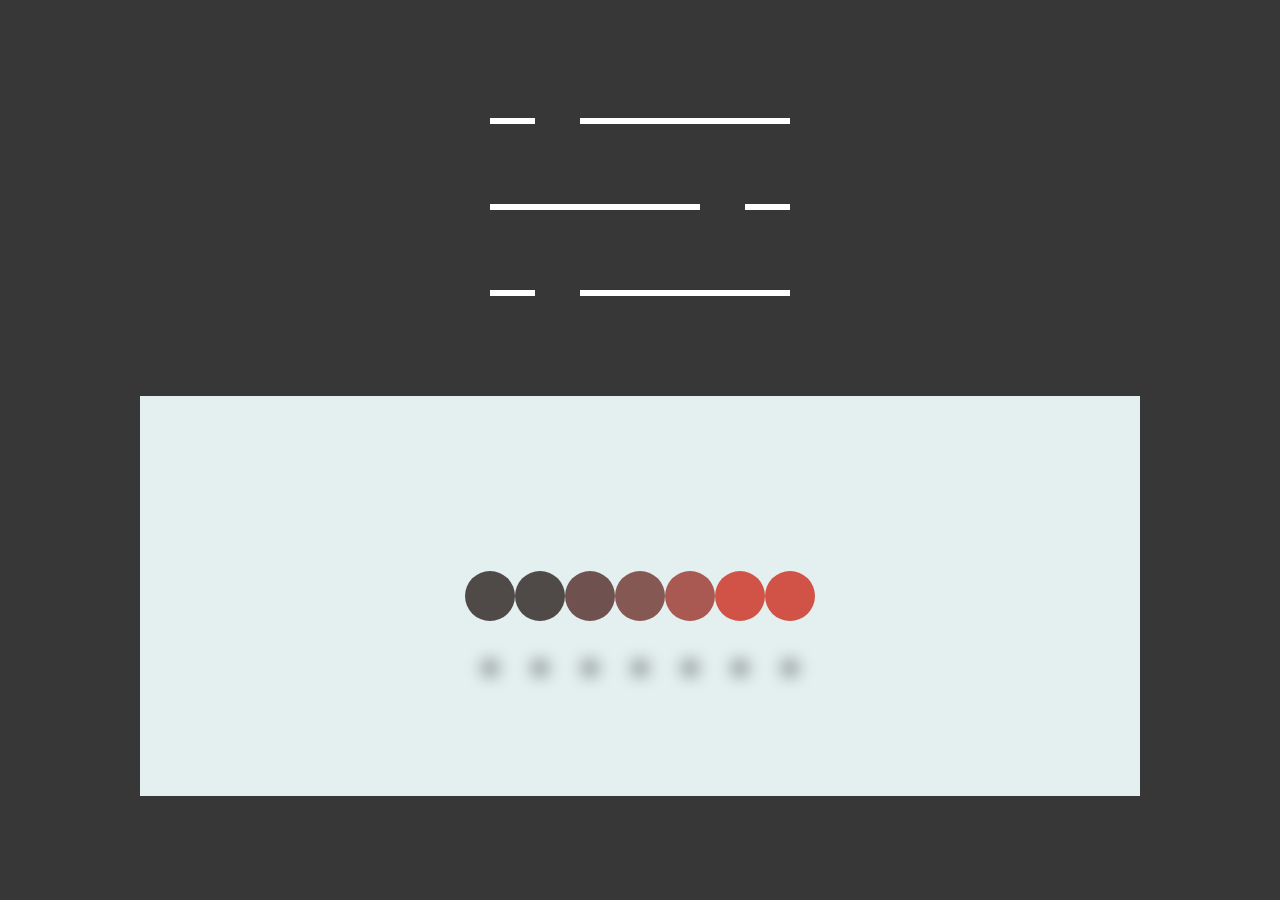
<file: Homework10/index.html>
<!DOCTYPE html>
<html lang="en">
<head>
    <meta charset="UTF-8">
    <meta http-equiv="X-UA-Compatible" content="IE=edge">
    <meta name="viewport" content="width=device-width, initial-scale=1.0">
    <title>Homework#10</title>
    <link rel="stylesheet" href="./styles.css">
</head>
<body>
    <div class="Wrapper">
        <div class="lightsword">
            <span class="sword"></span>
        </div>
        <div class="balls">
            <div class="ball"></div>
            <div class="ball"></div>
            <div class="ball"></div>
            <div class="ball"></div>
            <div class="ball"></div>
            <div class="ball"></div>
            <div class="ball"></div>
        </div>
    </div>
</body>
</html>
</file>
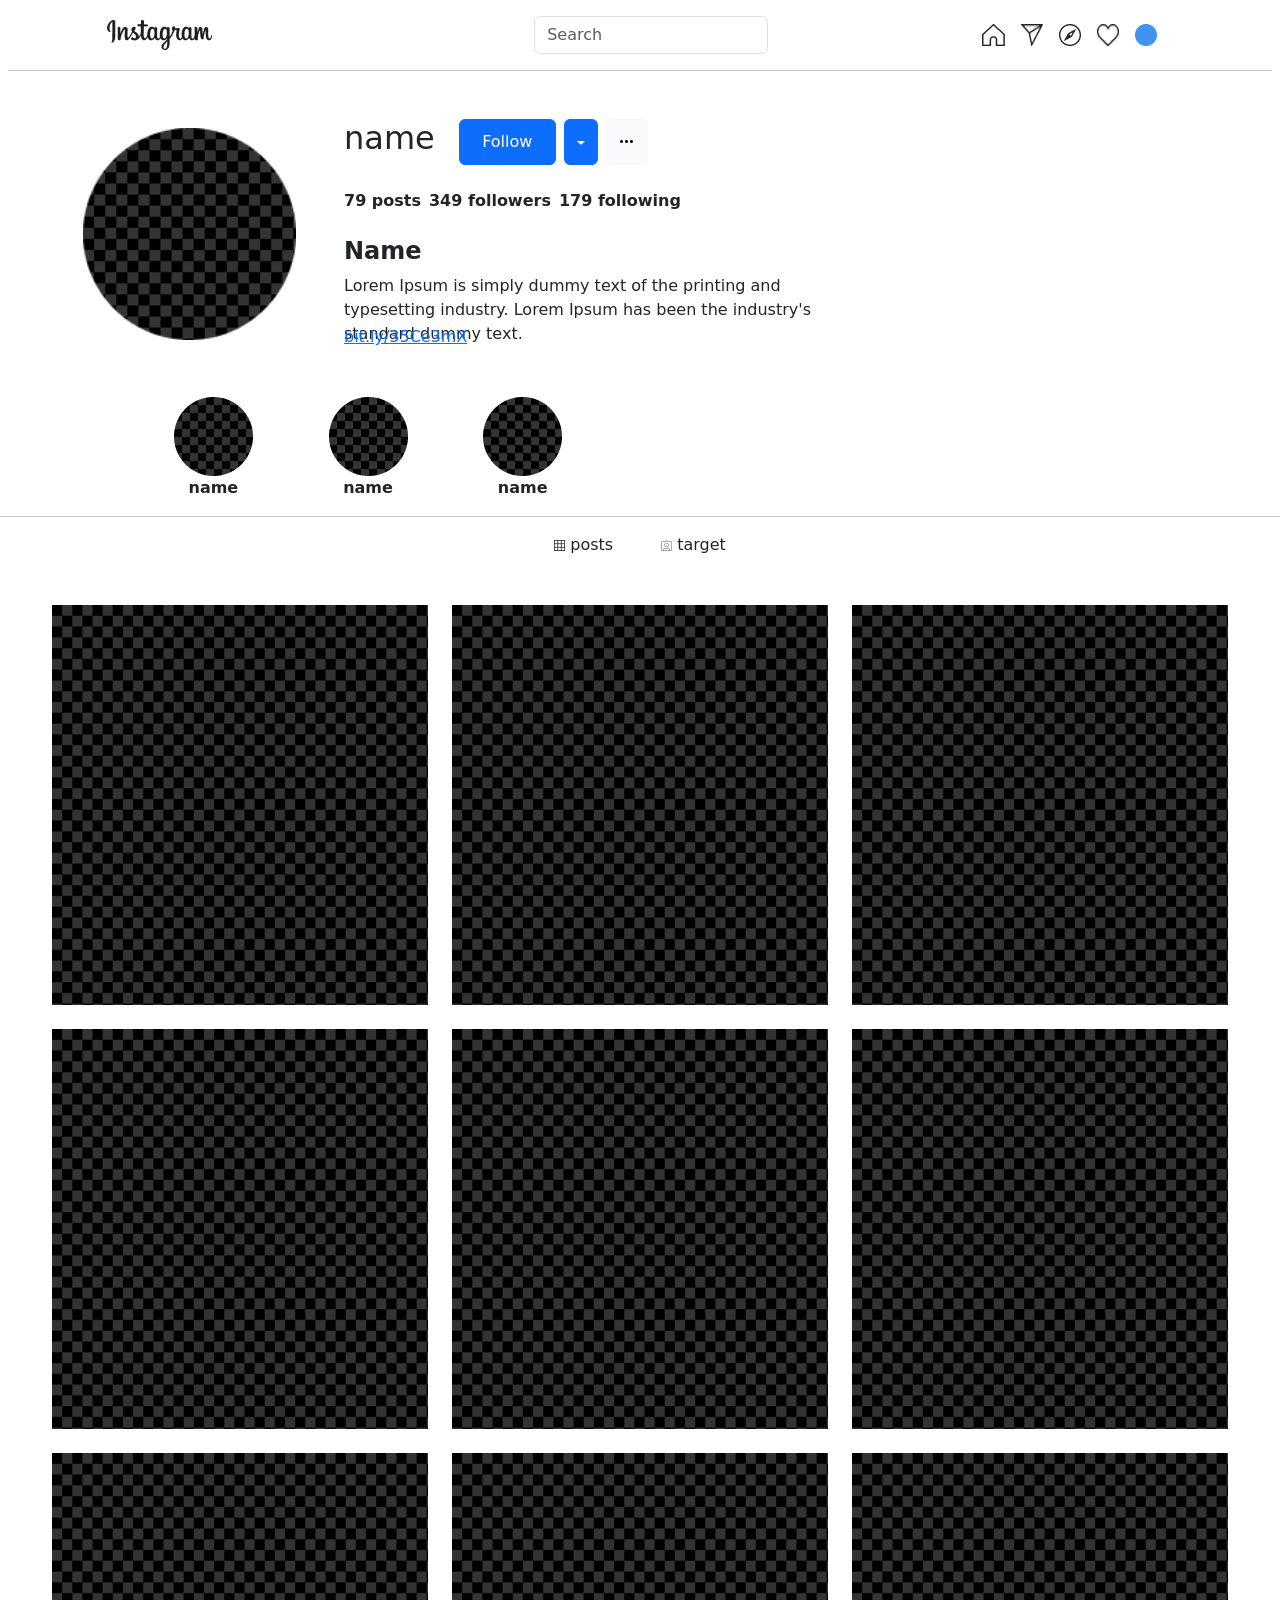
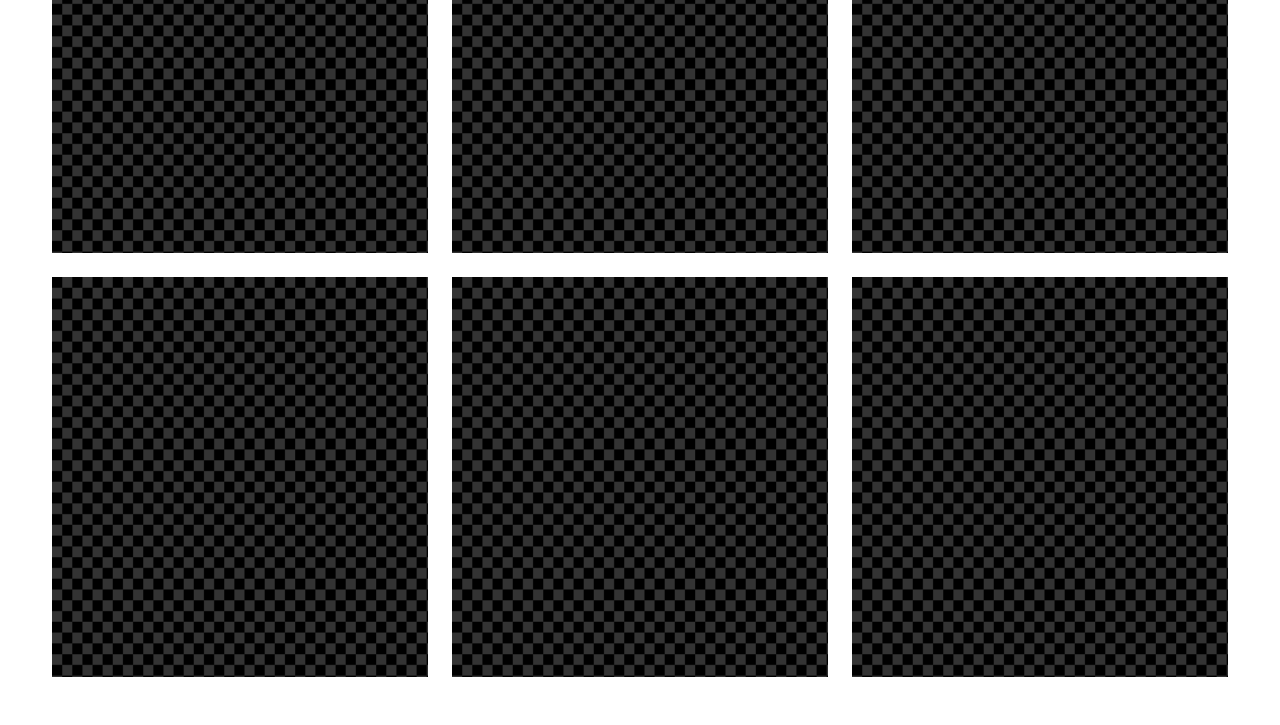
<file: Homework12/index.html>
<!DOCTYPE html>
<html lang="en">
<head>
    <meta charset="UTF-8">
    <meta http-equiv="X-UA-Compatible" content="IE=edge">
    <meta name="viewport" content="width=device-width, initial-scale=1.0">
<link href="https://cdn.jsdelivr.net/npm/bootstrap@5.1.3/dist/css/bootstrap.min.css" rel="stylesheet" integrity="sha384-1BmE4kWBq78iYhFldvKuhfTAU6auU8tT94WrHftjDbrCEXSU1oBoqyl2QvZ6jIW3" crossorigin="anonymous">
<link href="./styles.css" rel="stylesheet">
<link rel="stylesheet" href="https://cdn.jsdelivr.net/npm/bootstrap-icons@1.7.2/font/bootstrap-icons.css">
<script src="https://cdn.jsdelivr.net/npm/bootstrap@5.1.3/dist/js/bootstrap.bundle.min.js" integrity="sha384-ka7Sk0Gln4gmtz2MlQnikT1wXgYsOg+OMhuP+IlRH9sENBO0LRn5q+8nbTov4+1p" crossorigin="anonymous"></script>
    <title>HW#12-Bootstrap</title>
</head>
<body>
        <div class="conteiner-fluid global col-sm-12 mt-2">
            <div class=" navbar d-flex flex-row justify-content-around">
                <div class="col-2 align-self-center">
                <img src="images/instagram.png" alt="instagram">
                </div>
            
                <form class="d-flex justify-content-center d-none d-sm-block">
                
                    <input class="form-control me-2 search" type="search" placeholder="Search" aria-label="Search">
                </form>
                <div class=" conteiner-fluid d-flex nav-menu justify-content-around ">
                    <img src="images/icon1.png" alt="home" class=" me-3">                
                    <img src="images/icon2.png" alt="massage" class=" me-3">                
                    <img src="images/icon3.png" alt="compass" class=" me-3">
                    <img src="images/icon4.png" alt="love" class=" me-3">             
                    <img src="images/icon5.png" alt="blue" class=" d-none d-sm-block me-3">
                </div>
            </div>
          <hr class="m-2 b-2">
                <div class="main conteiner-fluid  d-flex flex-row justify-content-center align-items-center  mt-5 ">
                    <img src="images/photo1.png" alt="photo1" class=" col-lg-2 col-md-3  col-sm-4">
                    <div class="col-8 ms-lg-5 col-md-8 ms-md-5 col-sm-7 ms-sm-3 col-6 ms-2">
                        <div class="d-flex flex-row">
                            <h2 class="me-2 me-sm-4">name</h2>
                            <button type="button" class="btn btn-primary follow  me-2 me-sm-2">Follow</button>
                             <button type="button" class="btn btn-primary arrow  me-2 me-sm-2">
                                <img src="images/arrow.png" alt="arrow">
                            </button>
                            <button type="button" class="btn btn-light arrow  me-2 me-sm-2">
                                <i class="bi bi-three-dots"></i>  
                            </button>
                        </div>
                        <div class="spans d-sm-flex   flex-row align-items-center  mt-4">
                            <span class=" me-5 fw-bold me-sm-2">79 posts</span>
                            <span class=" me-5 fw-bold me-sm-2">349 followers</span>
                            <span class="fw-bold me-sm-2">179 following</span>
                        </div>
                        <div class="d-flex flex-column mt-4 ">
                            <h4 class="fw-bold">Name</h4>
                            <span class=" span-t d-none d-md-block fs-17">Lorem Ipsum is simply dummy text of the printing and typesetting industry.
                            Lorem Ipsum has been the industry's standard dummy text.</span>
                            <a href="" class="link">bit.ly/35Ce3mX</a>
                        </div>
                    </div>
                </div>
                <div class="conteiner-fluid users d-flex  flex-row justify-content-center align-items-center col-lg-6 ms-5  mt-5 col-sm-12  ">
                    <div class="user col-lg-2 col-md-3 col-sm-4 d-flex flex-column align-items-center "> 
                        <img src="images/photo2.png" alt="photo2">
                        <span class="fw-bold">name</span>
                    </div>
                    <div class="user col-lg-2 col-md-3 col-sm-4 ms-5 d-flex flex-column align-items-center">
                        <img src="images/photo2.png" alt="photo2">
                        <span class="fw-bold">name</span>
                    </div>
                    <div class="user col-lg-2 col-md-3 col-sm-4 ms-5 d-flex flex-column align-items-center">
                        <img src="images/photo2.png" alt="photo2">
                        <span class="fw-bold">name</span>
                    </div>
                </div>
                <hr class="line text-center">
                <div class="content d-flex flex-row justify-content-center align-items-center">
                    <div class="posts mr-5">
                     <img src="images/icon6.png" alt="">
                     <span class="posts-t">posts</span>
                    </div>
                    <div class="target ms-5">
                        <img src="images/icon7.png" alt="">
                        <span class="target-t">target</span>
                    </div>
                </div>
                <div class="many-photo col-12  mt-5">
                    <div class="row   d-flex flex-row justify-content-center align-items-center">
                         <img src="images/photo3.png" alt="" class="photo3 col-lg-4  col-md-6 col-12 mb-4">
                         <img src="images/photo3.png" alt="" class="photo3 col-lg-4 col-md-6 col-12 mb-4">
                         <img src="images/photo3.png" alt="" class="photo3 col-lg-4  mb-4 d-none d-md-block ">
                     </div>
                     <div class="many-photo col-12  ">
                     <div class="row d-flex flex-row justify-content-center align-items-center">
                         <img src="images/photo3.png" alt="" class="photo3 col-lg-4 col-md-6 col-12 mb-4">
                         <img src="images/photo3.png" alt="" class="photo3 col-lg-4 col-md-6 col-12 mb-4">
                         <img src="images/photo3.png" alt="" class="photo3 col-lg-4  mb-4 d-none d-md-block">
                     </div>
                     </div>
                     <div class="many-photo col-12 ">
                        <div class="row d-flex flex-row justify-content-center align-items-center">
                            <img src="images/photo3.png" alt="" class="photo3 col-lg-4 col-md-6 col-12 mb-4">
                            <img src="images/photo3.png" alt="" class="photo3 col-lg-4 col-md-6 col-12 mb-4">
                            <img src="images/photo3.png" alt="" class="photo3 col-lg-4 mb-4 d-none d-md-block">
                        </div>
                    </div>
                    <div class="many-photo col-12  mb-4">
                        <div class="row d-flex flex-row justify-content-center align-items-center">
                            <img src="images/photo3.png" alt="" class="photo3 col-lg-4 col-md-6 col-12 mb-4">
                            <img src="images/photo3.png" alt="" class="photo3 col-lg-4 col-md-6 col-12 mb-4">
                            <img src="images/photo3.png" alt="" class="photo3 col-lg-4 d-none mb-4 d-md-block">
                        </div>
                    </div>
                </div>
        </div> 
</body>
</html>
</file>
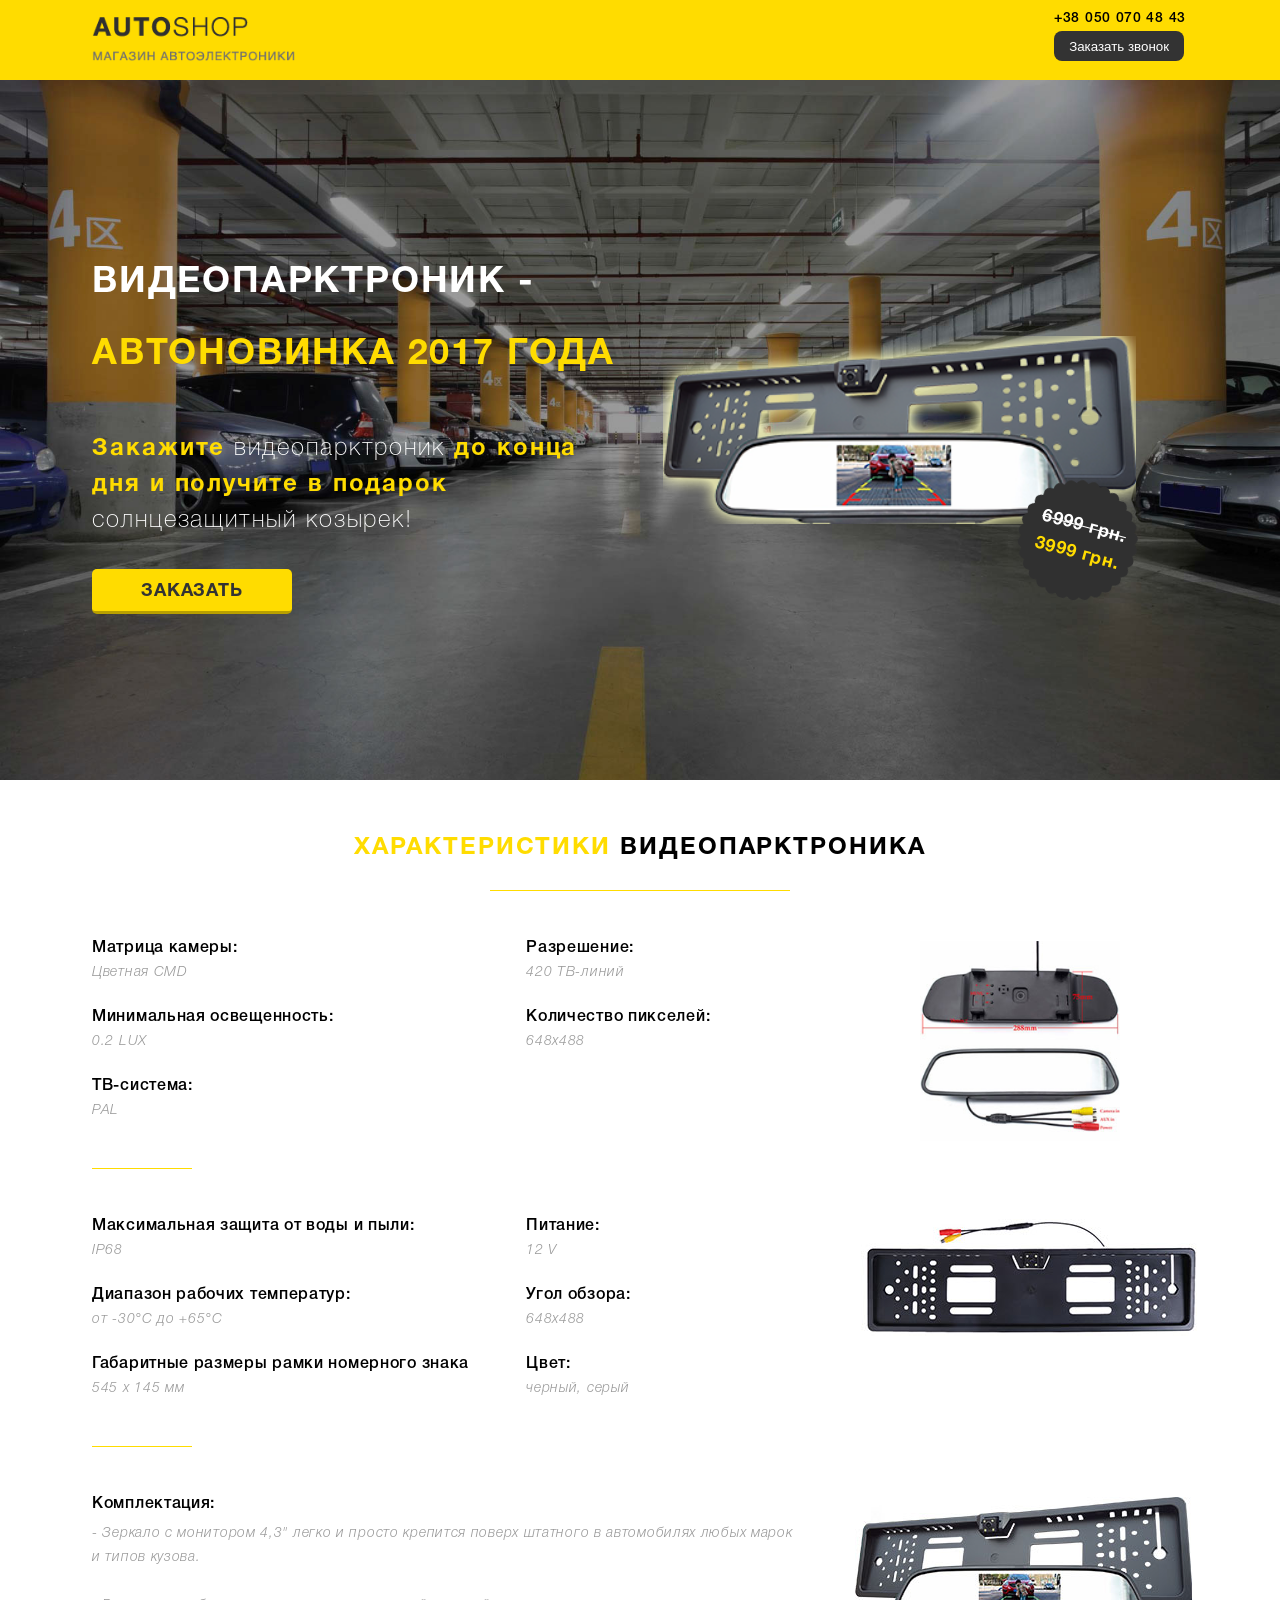
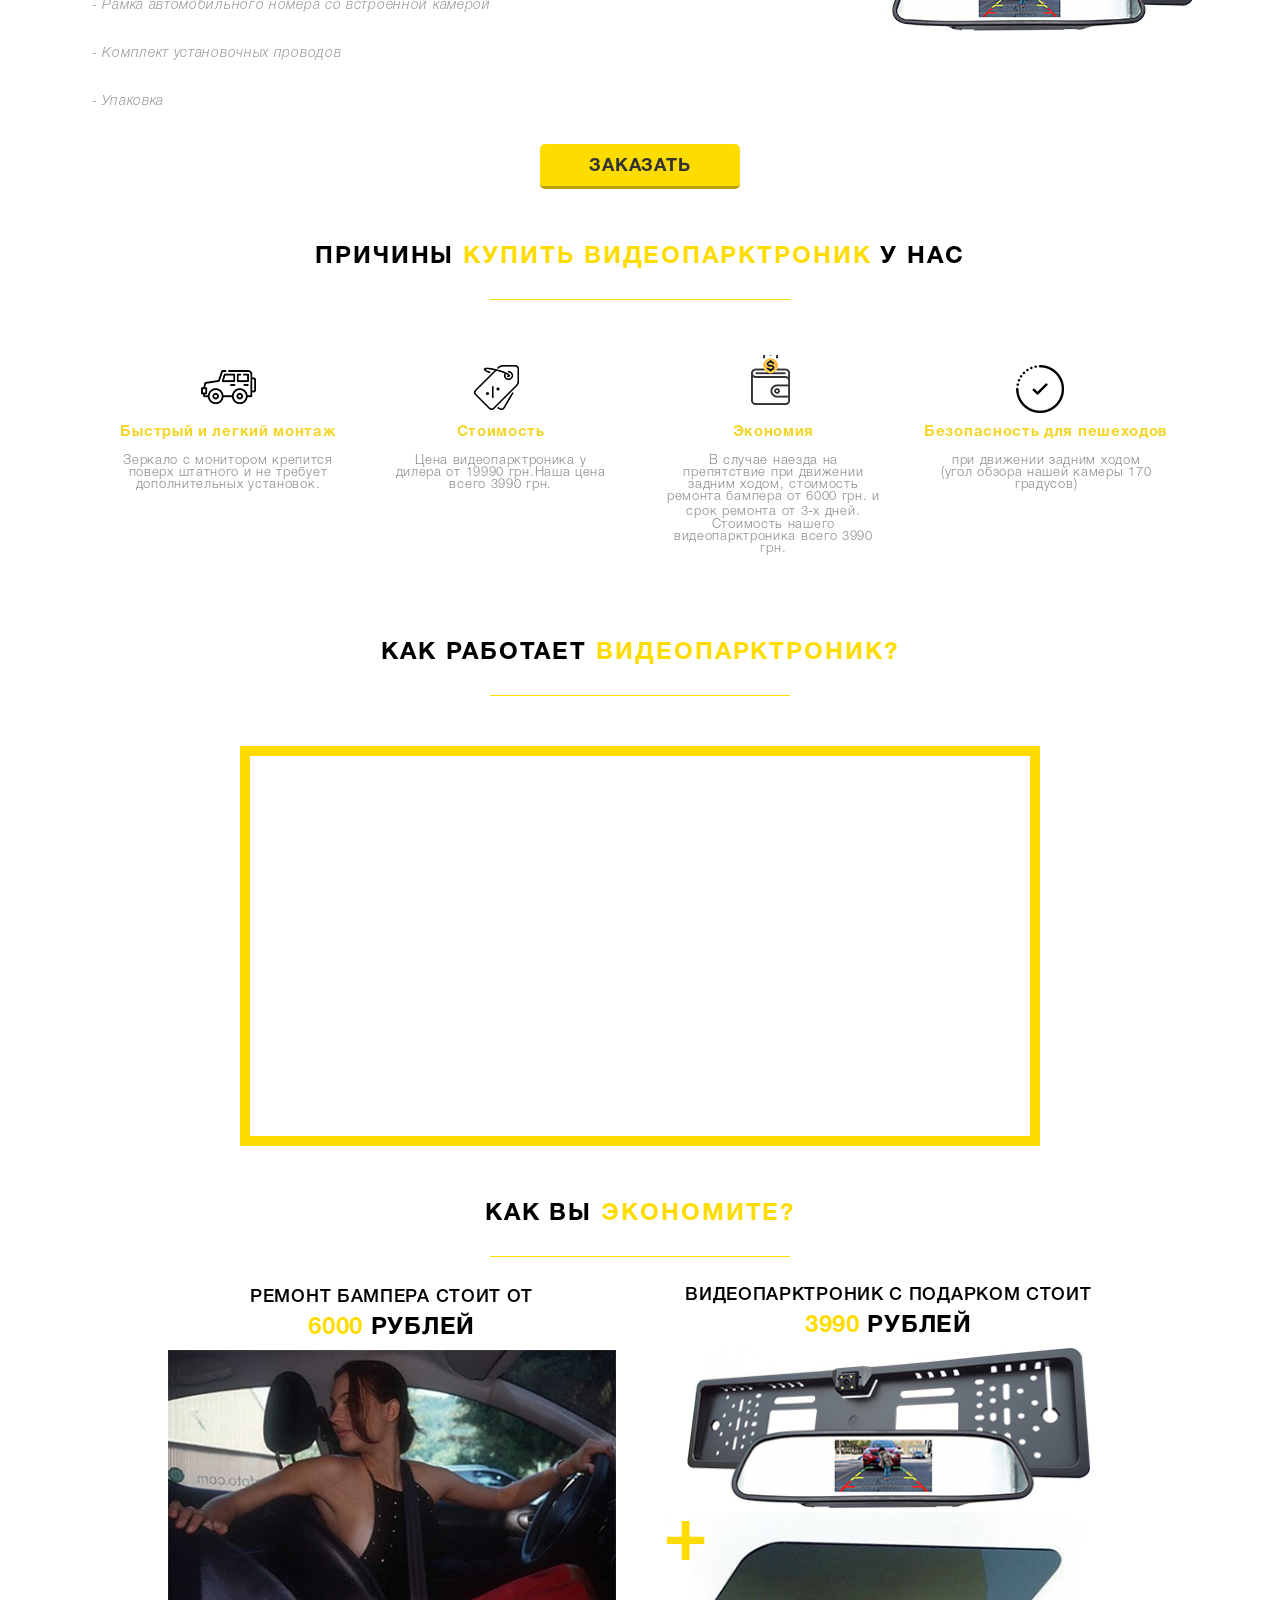
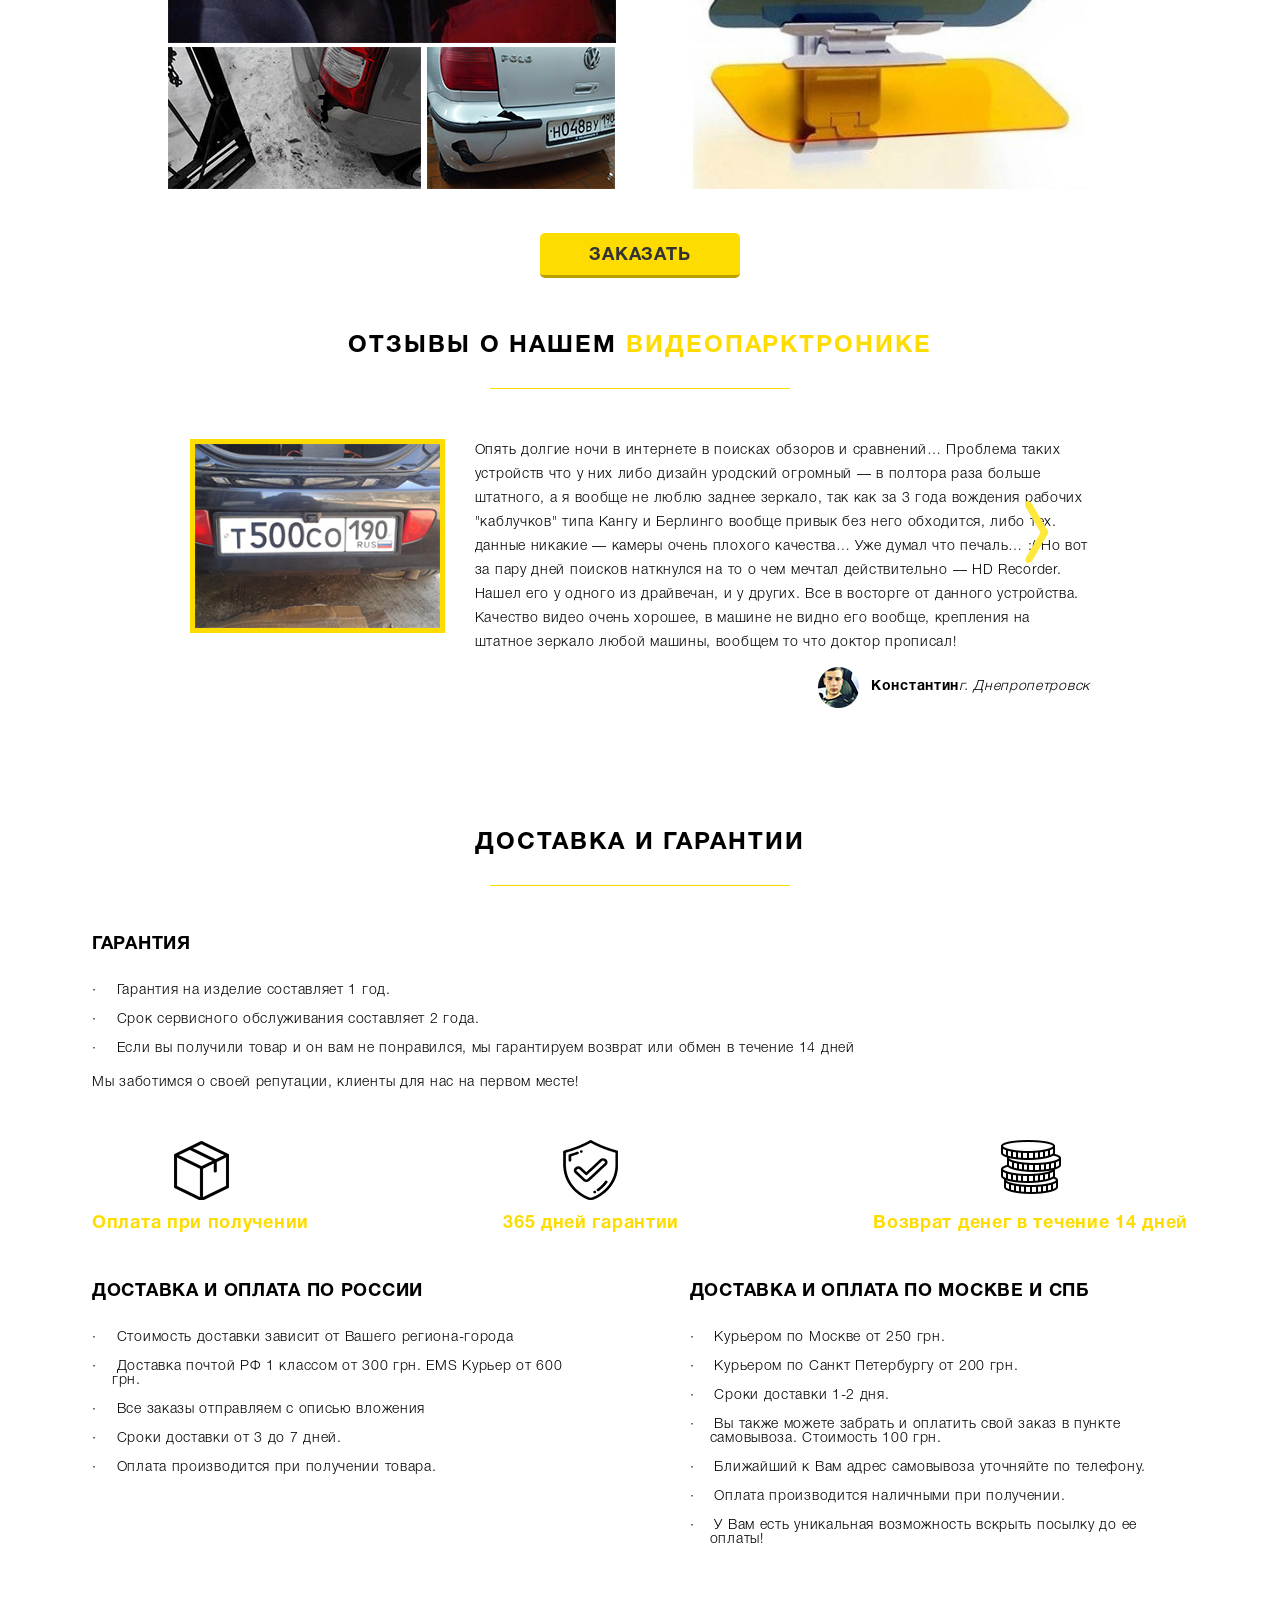
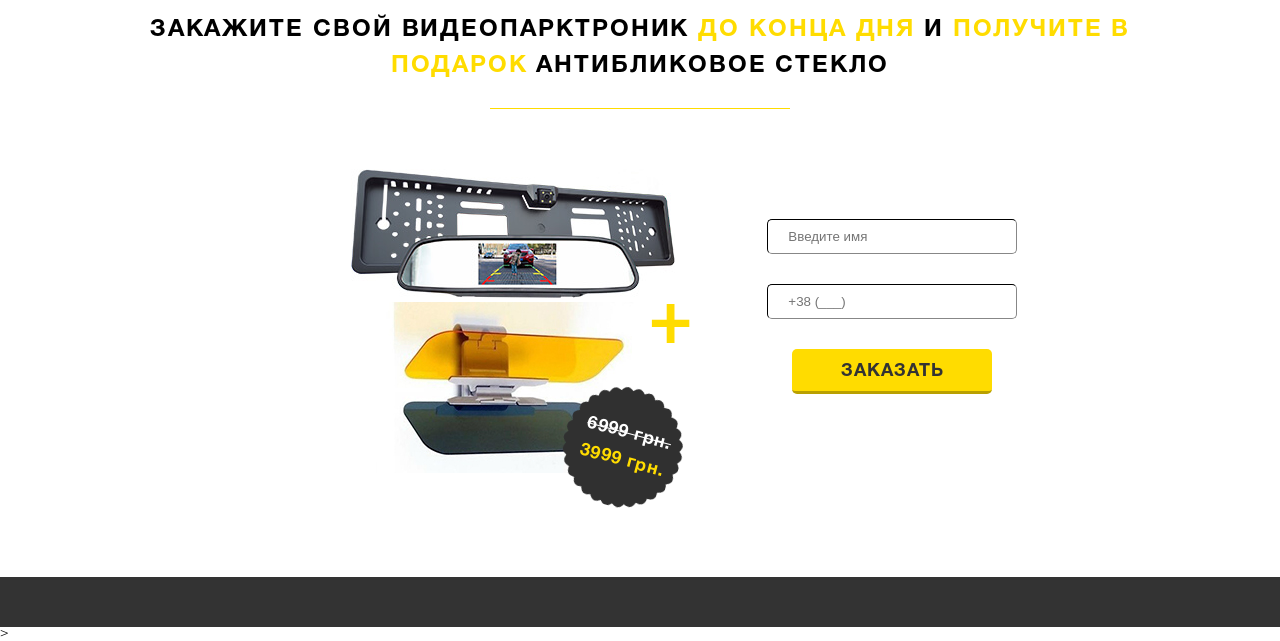
<file: Homework15t/index.html>
<!DOCTYPE html>
<html lang="en">
<head>
    <meta charset="UTF-8">
    <title>Title</title>
    <link rel="stylesheet" href="css/screen.css">
    <link rel="stylesheet" href="css/fonts.css">
    <link rel="stylesheet" href="css/main.css">
   
</head>
<body>
    <div class="preloader">
        <div class="preloader__row">
          <div class="preloader__item"></div>
          <div class="preloader__item"></div>
        </div>
      </div>
<header>
    <div class="wrapper">
        <img src="img/logo.png" alt="Logo Avtoparktronik" class="logo">
        <div class="right-block">
            <a href="tel:+380500704843" class="phone">+38 050 070 48 43</a>
            <button class="btn-call">Заказать звонок</button>
        </div>
    </div>
</header>
<section class="main-screen">
    <div class="wrapper">
        <div class="left-block">
            <h1 class="h1">Видеопарктроник - <span class="yellow">Автоновинка 2017 года</span></h1>
            <p class="description">
                <span class="yellow"><b>Закажите</b></span> видеопарктроник <span class="yellow"><b>до конца дня и получите в подарок</b></span>
                солнцезащитный козырек!
            </p>
            <div class="timer"></div>
            <button class="btn-order">Заказать</button>
        </div>
        <div class="right-block">
            <img src="img/product.png" alt="" class="main-image">
            <div class="price">
                <div class="old-price">6999 грн.</div>
                <div class="new-price">3999 грн.</div>
            </div>
        </div>
    </div>
</section>
<section class="about">
    <div class="wrapper">
        <h2 class="h2"><span class="yellow">Характеристики</span> видеопарктроника</h2>
        <div class="column-block">
            <div class="description">
                <h4 class="param">Матрица камеры:</h4>
                <p class="value">Цветная CMD</p>
                <h4 class="param">Минимальная освещенность:</h4>
                <p class="value">0.2 LUX</p>
                <h4 class="param">ТВ-система:</h4>
                <p class="value">PAL</p>
            </div>
            <div class="description">
                <h4 class="param">Разрешение:</h4>
                <p class="value">420 ТВ-линий</p>
                <h4 class="param">Количество пикселей:</h4>
                <p class="value">648х488</p>
            </div>
            <div class="description">
                <img src="img/about-1.jpg" alt="">
            </div>
        </div>
        <div class="column-block">
            <div class="description">
                <h4 class="param">Максимальная защита от воды и пыли:</h4>
                <p class="value">IP68</p>
                <h4 class="param">Диапазон рабочих температур:</h4>
                <p class="value">от -30°C до +65°C</p>
                <h4 class="param">Габаритные размеры рамки номерного знака</h4>
                <p class="value">545 х 145 мм</p>
            </div>
            <div class="description">
                <h4 class="param">Питание:</h4>
                <p class="value">12 V</p>
                <h4 class="param">Угол обзора:</h4>
                <p class="value">648х488</p>
                <h4 class="param">Цвет:</h4>
                <p class="value">черный, серый</p>
            </div>
            <div class="description">
                <img src="img/about-2.jpg" alt="">
            </div>
        </div>
        <div class="column-block last">
            <div class="description double">
                <h4 class="param">Комплектация:</h4>
                <p class="value">
                    - Зеркало с монитором 4,3" легко и просто крепится поверх штатного в автомобилях любых марок и типов
                    кузова.<br><br>
                    - Рамка автомобильного номера со встроенной камерой<br><br>
                    - Комплект установочных проводов<br><br>
                    - Упаковка
                </p>
            </div>
            <div class="description">
                <img src="img/about-3.jpg" alt="">
            </div>
        </div>
        <button class="btn-order centred">Заказать</button>
    </div>
</section>
<section class="reasons">
    <div class="wrapper">
        <h2 class="h2">
            причины <span class="yellow">купить видеопарктроник</span> у нас
        </h2>
        <div class="reason">
            <div class="square">
                <div class="bg-reason1"></div>
            </div>
            <h4 class="h4">Быстрый и легкий монтаж</h4>
            <div class="reason-text">Зеркало с монитором крепится поверх штатного и не требует дополнительных установок.
            </div>
        </div>
        <div class="reason">
            <div class="square">
                <div class="bg-reason2"></div>
            </div>
            <h4 class="h4">Стоимость</h4>
            <div class="reason-text">Цена видеопарктроника у дилера от 19990 грн.Наша цена всего 3990 грн.
            </div>
        </div>
        <div class="reason">
            <div class="square">
                <div class="bg-reason3"></div>
            </div>
            <h4 class="h4">Экономия</h4>
            <div class="reason-text">В случае наезда на препятствие при движении задним ходом, стоимость ремонта бампера
                от 6000 грн. и срок ремонта от 3‐х дней. Стоимость нашего видеопарктроника всего 3990 грн.
            </div>
        </div>
        <div class="reason">
            <div class="square">
                <div class="bg-reason4"></div>
            </div>
            <h4 class="h4">Безопасность для пешеходов</h4>
            <div class="reason-text">при движении задним ходом (угол обзора нашей камеры 170 градусов)
            </div>
        </div>
    </div>
</section>
<section class="video">
    <div class="wrapper">
        <h2 class="h2">как работает <span class="yellow">видеопарктроник?</span></h2>
        <div id="video"></div>
    </div>
</section>
<section class="how">
    <div class="wrapper">
        <h2 class="h2">как вы <span class="yellow">экономите?</span></h2>
        <div class="left-block">
            <p>ремонт бампера стоит от</p>
            <p class="cost"><span class="yellow">6000</span> рублей</p>
            <img src="img/girl-in-car.jpg" alt="" class="full-width">
            <img src="img/broken-car1.jpg" alt="" class="half-width">
            <img src="img/broken-car2.jpg" alt="" class="half-width">
        </div>
        <div class="right-block">
            <p>Видеопарктроник с подарком стоит</p>
            <p class="cost"><span class="yellow">3990</span> рублей</p>
            <img src="img/product.jpg" alt="" class="full-width small-height-fix">
            <span class="plus yellow">+</span>
            <img src="img/gift.jpg" alt="" class="full-width">
        </div>
        <button class="btn-order centred">Заказать</button>
    </div>
</section>
<section class="reviews">
    <div class="wrapper">
        <h2 class="h2">отзывы о нашем <span class="yellow">видеопарктронике</span></h2>
        <div class="bg-arrow_left"></div>
        <div class="review-slider">
            <div class="slide">
                <img src="img/review1.jpg" alt="" class="main-review-img">
                <p class="review-text">
                    Опять долгие ночи в интернете в поисках обзоров и сравнений… Проблема таких устройств что у них либо
                    дизайн
                    уродский огромный — в полтора раза больше штатного, а я вообще не люблю заднее зеркало, так как за 3
                    года
                    вождения рабочих "каблучков" типа Кангу и Берлинго вообще привык без него обходится, либо тех.
                    данные
                    никакие — камеры очень плохого качества… Уже думал что печаль… :( Но вот за пару дней поисков
                    наткнулся на
                    то о чем мечтал действительно — HD Recorder. Нашел его у одного из драйвечан, и у других. Все в
                    восторге от
                    данного устройства. Качество видео очень хорошее, в машине не видно его вообще, крепления на штатное
                    зеркало
                    любой машины, вообщем то что доктор прописал!
                </p>
                <div class="review-author"><img src="img/review1-ava.jpg" alt="" class="ava"><b>Константин</b><i>г.
                    Днепропетровск</i></div>
            </div>
            
        </div>
        <div class="bg-arrow_right"></div>
    </div>
</section>
<section class="delivery">
    <div class="wrapper">
        <h2 class="h2">Доставка и гарантии</h2>
        <h4 class="h4">Гарантия</h4>
        <ul>
            <li>Гарантия на изделие составляет 1 год.</li>
            <li>Срок сервисного обслуживания составляет 2 года.</li>
            <li>Если вы получили товар и он вам не понравился, мы гарантируем возврат или обмен в течение 14 дней</li>
        </ul>
        <p>Мы заботимся о своей репутации, клиенты для нас на первом месте!</p>
        <div class="advantages">
            <div class="adv"><div class="bg-adv1"></div>
                <div class="adv-title yellow">Оплата при получении</div>
            </div>
            <div class="adv"><div class="bg-adv2"></div>
                <div class="adv-title yellow">365 дней гарантии</div>
            </div>
            <div class="adv"><div class="bg-adv3"></div>
                <div class="adv-title yellow">Возврат денег в течение 14 дней</div>
            </div>
        </div>
        <div class="left-block">
            <h4 class="h4">доставка и оплата по россии</h4>
            <ul>
                <li>Стоимость доставки зависит от Вашего региона-города</li>
                <li>Доставка почтой РФ 1 классом от 300 грн. EMS Курьер от 600 грн.</li>
                <li>Все заказы отправляем с описью вложения</li>
                <li>Сроки доставки от 3 до 7 дней.</li>
                <li>Оплата производится при получении товара.</li>
            </ul>
        </div>
        <div class="right-block">
            <h4 class="h4">Доставка и оплата по москве и спб</h4>
            <ul>
                <li>Курьером по Москве от 250 грн.</li>
                <li>Курьером по Санкт Петербургу от 200 грн.</li>
                <li>Сроки доставки 1-2 дня.</li>
                <li>Вы также можете забрать и оплатить свой заказ в пункте
                    самовывоза. Стоимость 100 грн.
                </li>
                <li>Ближайший к Вам адрес самовывоза уточняйте по телефону.</li>
                <li>Оплата производится наличными при получении.</li>
                <li>У Вам есть уникальная возможность вскрыть посылку до ее оплаты!</li>
            </ul>
        </div>
    </div>
</section>
<seciton class="last-screen">
    <div class="wrapper">
        <h2 class="h2">закажите свой видеопарктроник <span class="yellow">до конца дня</span>
            И <span class="yellow">получите в подарок</span> антибликовое стекло</h2>
        <div class="left-block">
            <img src="img/product-reverse.jpg" alt="">
            <span class="plus">+</span>
            <img src="img/gift-reverse.jpg" alt="">
            <div class="price">
                <div class="old-price">6999 грн.</div>
                <div class="new-price">3999 грн.</div>
            </div>
        </div>
        <div class="right-block">
            <form action="form-ok.php">
                <input type="text" name="name" class="name" placeholder="Введите имя">
                <input type="text" name="phone" class="phone" placeholder="+38 (___)">
                <div id="timer2"></div>
                <button class="btn-order centred">Заказать</button>
            </form>
        </div>
    </div>
</seciton>
<footer>
    <div class="wrapper">

    </div>
</footer>

<script src="https://cdnjs.cloudflare.com/ajax/libs/jquery/3.6.0/jquery.min.js" integrity="sha512-894YE6QWD5I59HgZOGReFYm4dnWc1Qt5NtvYSaNcOP+u1T9qYdvdihz0PPSiiqn/+/3e7Jo4EaG7TubfWGUrMQ==" crossorigin="anonymous" referrerpolicy="no-referrer"></script>>
  
<script src="js/main.js"></script>
<script src="lib/plugins.js"></script>
<script>
    // 2. This code loads the IFrame Player API code asynchronously.
    var tag = document.createElement('script');

    tag.src = "https://www.youtube.com/iframe_api";
    var firstScriptTag = document.getElementsByTagName('script')[0];
    firstScriptTag.parentNode.insertBefore(tag, firstScriptTag);

    // 3. This function creates an <iframe> (and YouTube player)
    //    after the API code downloads.
    var player;
    function onYouTubeIframeAPIReady() {
        player = new YT.Player('video', {
            height: '390',
            width: '640',
            videoId: 'M7lc1UVf-VE',
            events: {
                'onReady': onPlayerReady,
                'onStateChange': onPlayerStateChange
            }
        });
    }

    // 4. The API will call this function when the video player is ready.
    function onPlayerReady(event) {
        event.target.playVideo();
    }

    // 5. The API calls this function when the player's state changes.
    //    The function indicates that when playing a video (state=1),
    //    the player should play for six seconds and then stop.
    var done = false;
    function onPlayerStateChange(event) {
        if (event.data == YT.PlayerState.PLAYING && !done) {
            setTimeout(stopVideo, 6000);
            done = true;
        }
    }
    function stopVideo() {
        player.stopVideo();
    }
</script>
</body>
</html>
</file>
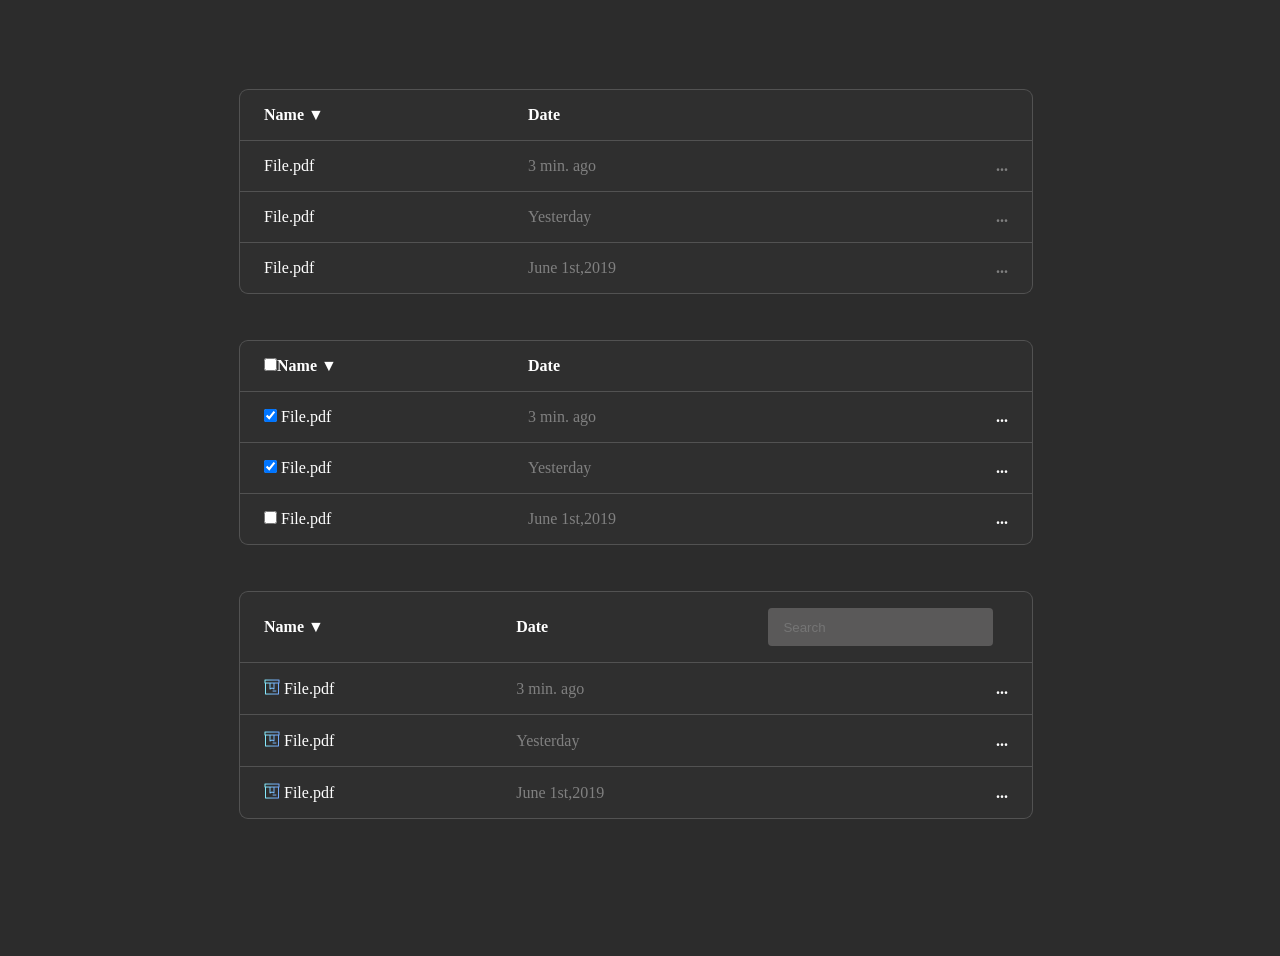
<file: Homework5/index.html>
<!DOCTYPE html>
<html lang="en">
<head>
    <meta charset="UTF-8">
    <meta http-equiv="X-UA-Compatible" content="IE=edge">
    <meta name="viewport" content="width=device-width, initial-scale=1.0">
    <title>HM#5 Tablets</title>
    <link rel="stylesheet" href="styles.css">
      
</head>
<body>
    <table >
        <caption hidden>first simple table</caption>
     <thead>
         <tr>
            <th>Name &#9660;</th>
            <th class="th" colspan="2">Date</th>
         </tr>
     </thead>
     <tbody>
         <tr> 
              <td> File.pdf </td>
              <td class="td-g"> 3 min. ago  </td>
              <td class="point"><b>...</b></td>
         </tr>
         <tr>
            <td> File.pdf  </td>
            <td class="td-g"> Yesterday </td>
            <td class="point"><b>...</b></td>
         </tr>
         <tr>
            <td> File.pdf  </td>
            <td class="td-g"> June 1st,2019 </td>
            <td class="point"><b>...</b></td>
         </tr>
     </tbody>
    </table>
    <table >
        <caption hidden>second table with checkboxes</caption>
        <thead>
            <tr>
                <th><input type="checkbox" name="checbox">Name &#9660;</th>
                <th class="th" colspan="2">Date</th>
             </tr>  
         </thead>
         <tbody>
            <tr> 
                 <td class="td-w"> <input type="checkbox" name="checbox" checked>  File.pdf  </td>
                 <td class="td-g"> 3 min. ago  </td>
                 <td class="point2"><b>...</b></td>
            </tr>
            <tr>
               <td><input type="checkbox" name="checked" checked> File.pdf  </td>
               <td class="td-g"> Yesterday </td>
               <td class="point2"><b>...</b></td>
            </tr>
            <tr>
               <td><input type="checkbox" name="checbox"> File.pdf  </td>
               <td class="td-g"> June 1st,2019 </td>
               <td class="point2"><b>...</b></td>
            </tr>
        </tbody>
     </table>
        <table >
            <caption hidden>third table with icons</caption>
            <thead>
                <tr>
                    <th>Name &#9660;</th>
                    <th class="th" >Date</th>
                    <th > <input type="search" name="search" placeholder="Search" class="search"> </th>  
                 </tr>  
            </thead>
            <tbody>
                <tr> 
                     <td>  <img src="img/img.png" class="box" alt="box">    File.pdf  </td>
                     <td class="td-g"> 3 min. ago  </td>
                     <td class="point2"><b>...</b></td>
                </tr>
                <tr>
                   <td> <img src="img/img.png" class="box" alt="box">  File.pdf  </td>
                   <td class="td-g"> Yesterday </td>
                   <td class="point2"><b>...</b></td>
                </tr>
                <tr>
                   <td> <img src="img/img.png" class="box" alt="box"> File.pdf  </td>
                   <td class="td-g"> June 1st,2019 </td>
                   <td class="point2"><b>...</b></td>
                </tr>
            </tbody>    
         </table>
</body>
</html>
</file>
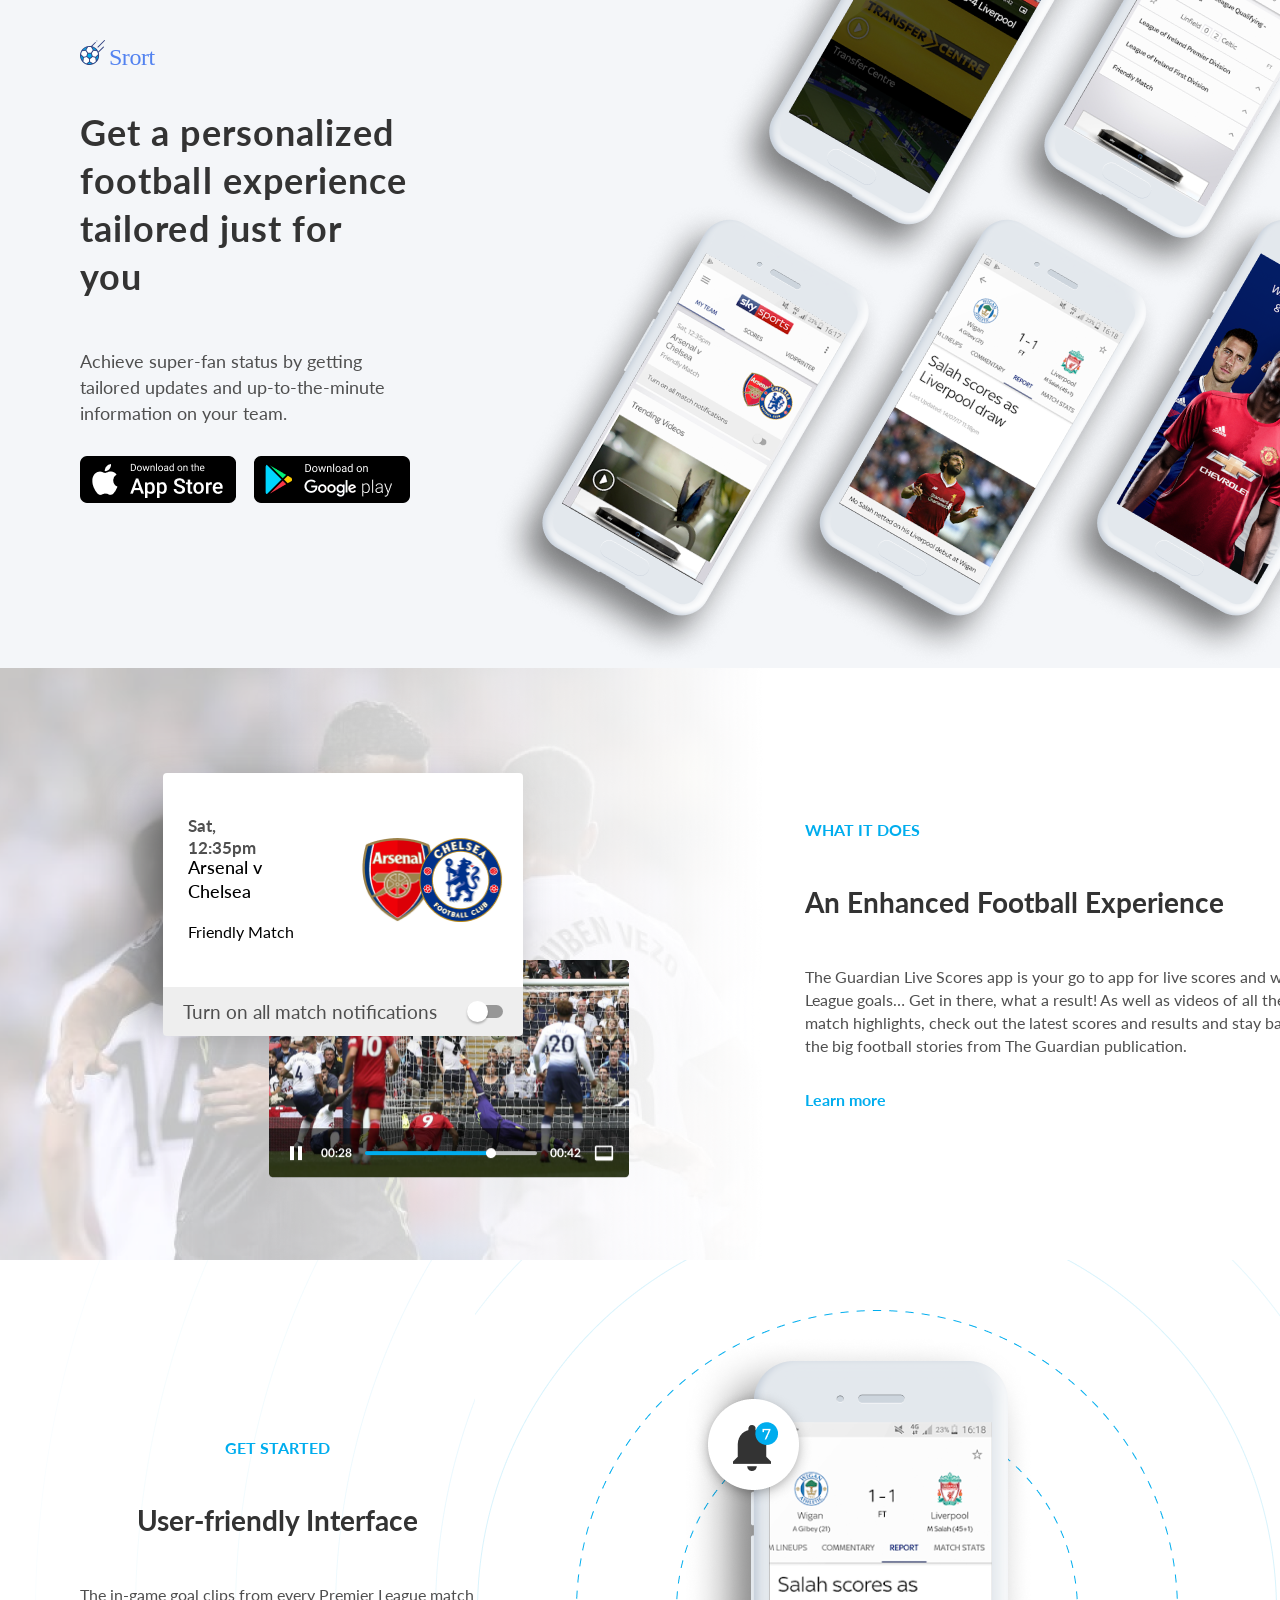
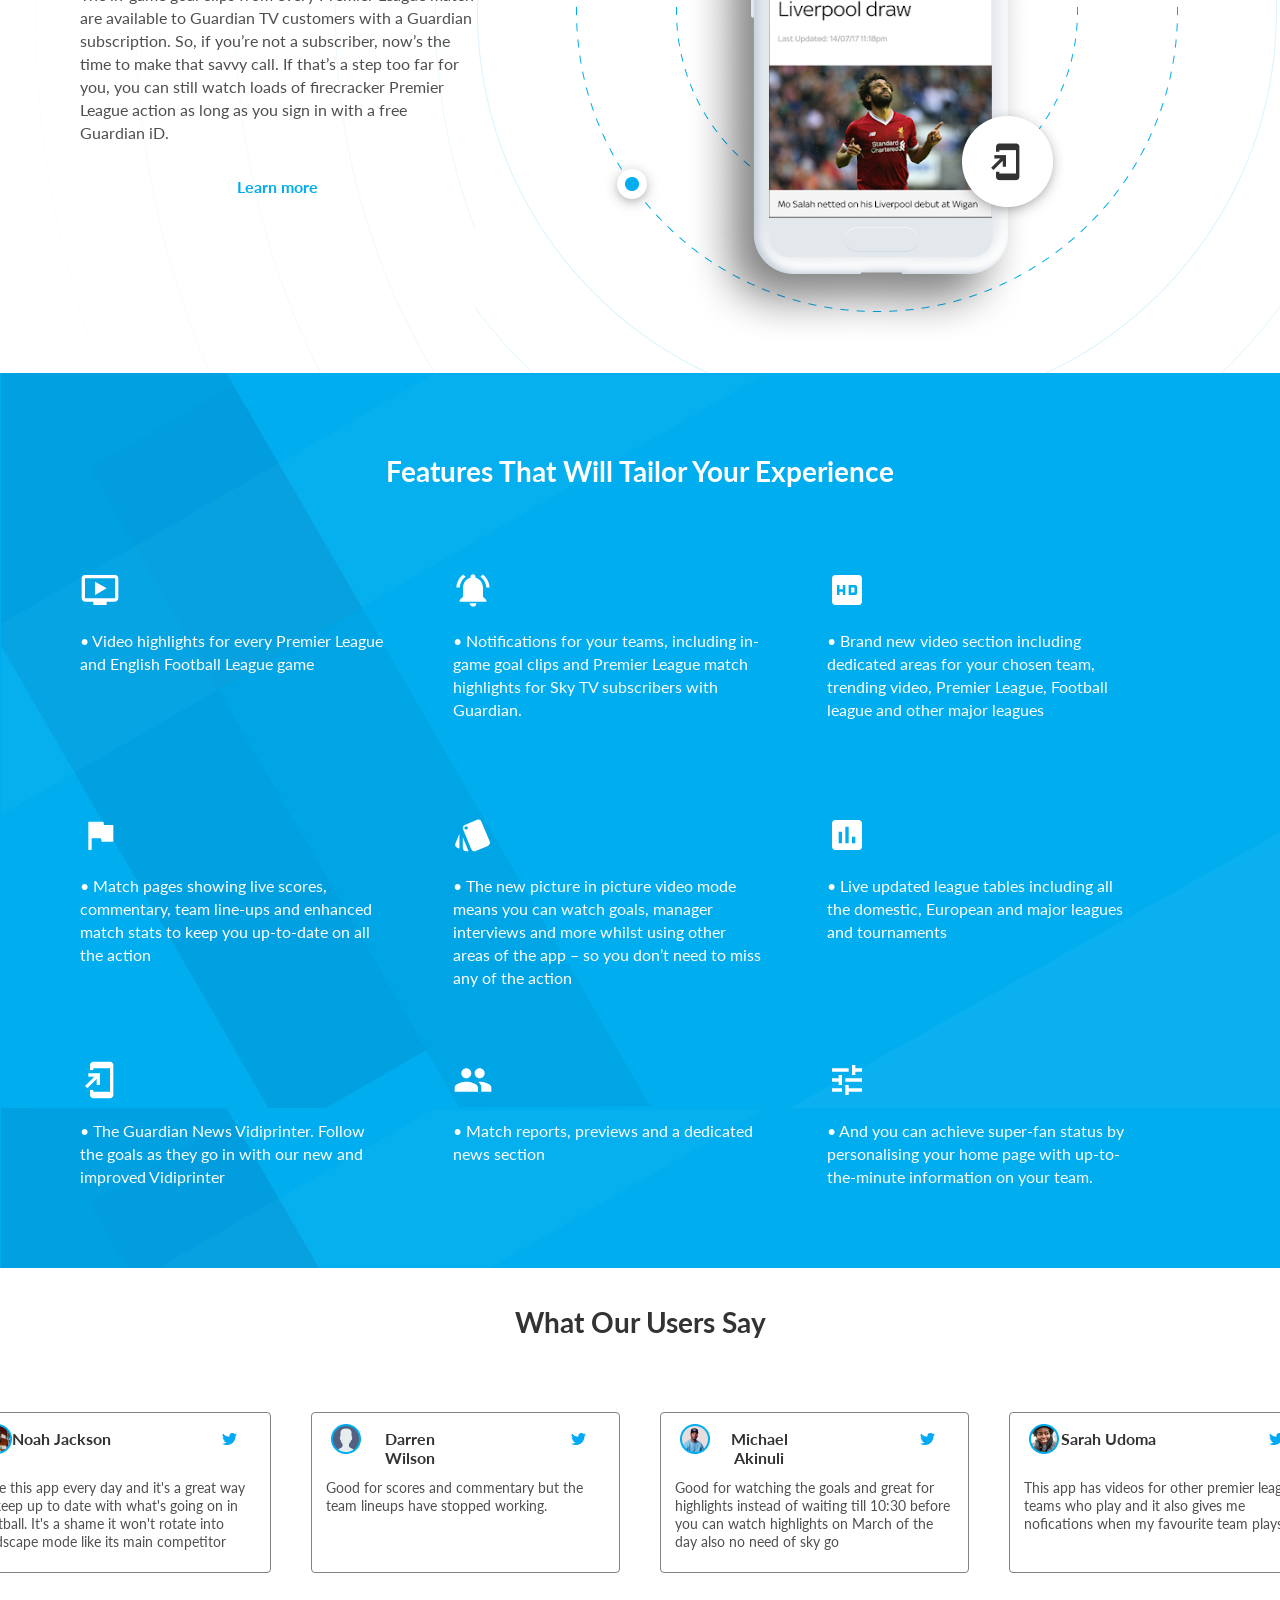
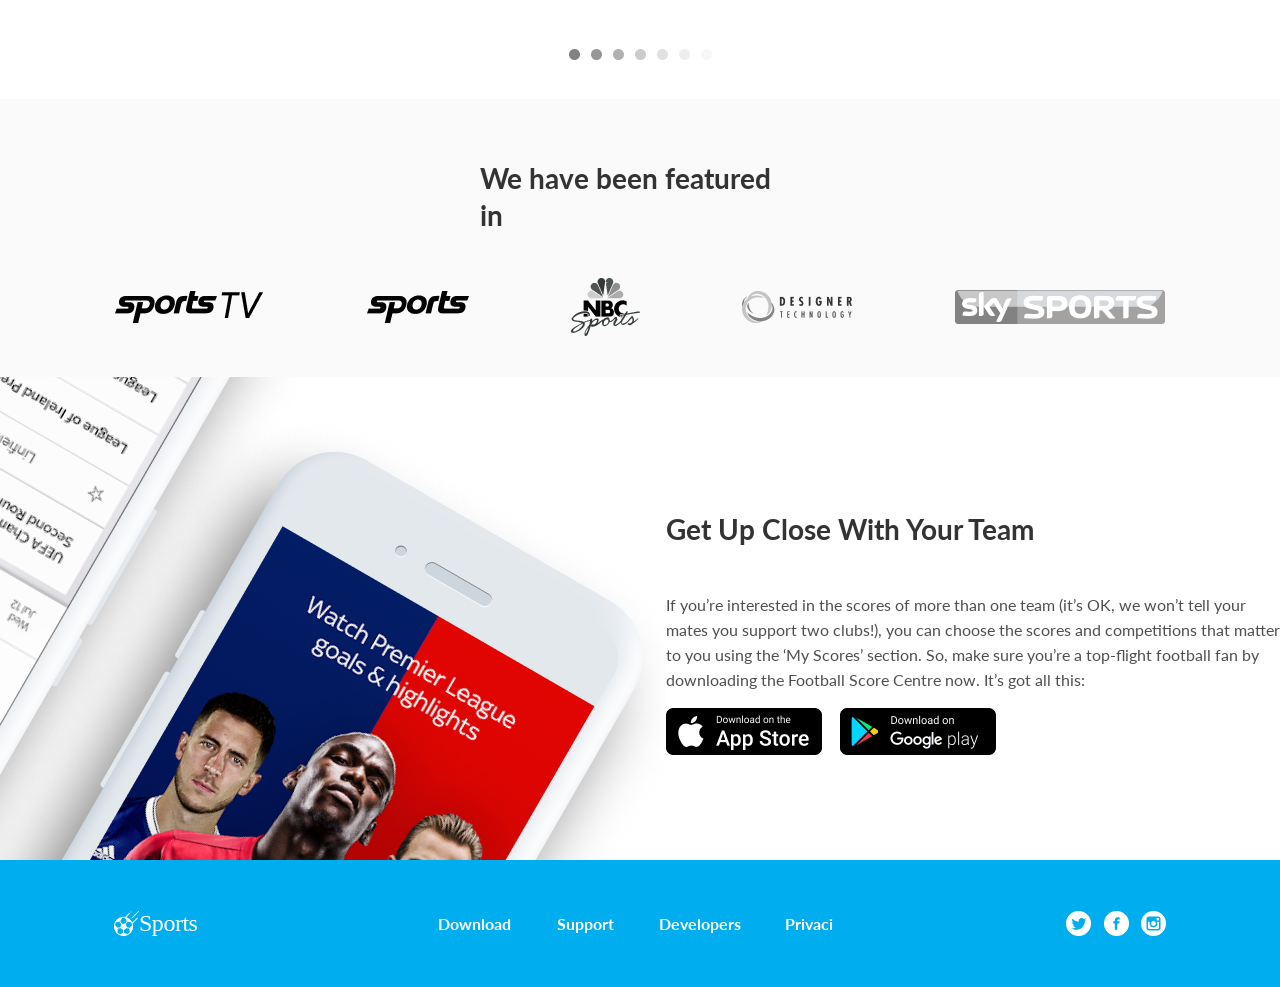
<file: Homework9/index.html>
<!DOCTYPE html>
<html lang="en">
<head>
    <meta charset="UTF-8">
    <meta http-equiv="X-UA-Compatible" content="IE=edge">
    <meta name="viewport" content="width=device-width, initial-scale=1.0">
    <title>Homework9</title>
    <link href="styles.css" rel="stylesheet">
</head>
<body>
    <div class="wrapper">
        <div class="box1">
             <div class="b1-tt">
                 <div class="b1-logo">
                    <svg width="25" height="25" viewBox="0 0 25 25" fill="none" xmlns="http://www.w3.org/2000/svg">
                        <g clip-path="url(#clip0_60_17)">
                        <path fill-rule="evenodd" clip-rule="evenodd" d="M0.488968 15.452C0.488968 10.4485 4.54514 6.39229 9.54868 6.39229C14.5522 6.39229 18.6084 10.4485 18.6084 15.452C18.6084 20.4556 14.5522 24.5117 9.54868 24.5117C4.54514 24.5117 0.488968 20.4556 0.488968 15.452Z" fill="#00ADEE"/>
                        <path fill-rule="evenodd" clip-rule="evenodd" d="M12.9485 23.8516L9.55663 21.7764V18.6334L12.3885 16.576L15.6931 17.3177L16.3516 21.4332L12.9485 23.8516Z" fill="white"/>
                        <path fill-rule="evenodd" clip-rule="evenodd" d="M18.5498 14.4359L15.6928 17.3179L12.3881 16.5761L11.3065 13.2468L13.3488 10.1039L17.3669 10.8752L18.5498 14.4359Z" fill="white"/>
                        <path fill-rule="evenodd" clip-rule="evenodd" d="M6.47071 23.9756L9.53906 21.7764V18.6335L6.70703 16.576L3.40236 17.3178L2.90321 21.6097L6.47071 23.9756Z" fill="white"/>
                        <path fill-rule="evenodd" clip-rule="evenodd" d="M0.550865 14.3895L3.40254 17.3179L6.70721 16.5761L7.78906 13.2468L5.74667 10.1039L1.73895 10.8567L0.550865 14.3895Z" fill="white"/>
                        <path fill-rule="evenodd" clip-rule="evenodd" d="M7.78854 6.56391L5.74654 10.1041L7.78893 13.2471H11.3072L13.3496 10.1041L11.3072 6.56391H7.78854Z" fill="white"/>
                        <path d="M1.29064 10.6634C0.649391 11.7653 0.222336 13.0062 0.0666962 14.3291C0.066124 14.3333 0.0657425 14.3375 0.0651703 14.3417C0.0228271 14.706 0.000320435 15.0764 0.000320435 15.452C0.000320435 17.9319 0.950943 20.1939 2.50658 21.8931C2.53137 21.9278 2.56055 21.9595 2.59374 21.9868C3.60426 23.0616 4.86005 23.9033 6.2713 24.4205C6.29667 24.432 6.32299 24.4415 6.34988 24.4484C7.35029 24.8051 8.4268 25 9.54832 25C10.7992 25 11.9945 24.7578 13.0903 24.3185C13.12 24.3095 13.1486 24.2977 13.1763 24.2832C14.5236 23.7278 15.7169 22.8725 16.6728 21.8012C16.7041 21.7735 16.732 21.7424 16.7554 21.7081C18.2128 20.0312 19.0963 17.8429 19.0963 15.452C19.0963 15.0936 19.0757 14.7398 19.037 14.3915C19.0366 14.3871 19.036 14.3829 19.0355 14.3787C18.9645 13.7466 18.8316 13.1332 18.6429 12.5444L23.772 7.41539C23.9627 7.22466 23.9627 6.91547 23.772 6.72474C23.6766 6.62937 23.5517 6.58169 23.4268 6.58169C23.3018 6.58169 23.1769 6.62937 23.0815 6.72474L18.2601 11.5459C18.1259 11.2478 17.9767 10.9575 17.8136 10.6766C17.7987 10.643 17.7799 10.6115 17.7579 10.5824C16.5475 8.54969 14.6043 7.00245 12.2953 6.30741L15.735 2.86789C15.9255 2.67715 15.9255 2.36797 15.735 2.17724C15.6396 2.08187 15.5145 2.03419 15.3896 2.03419C15.2646 2.03419 15.1397 2.08187 15.0443 2.17724L11.178 6.04382C10.6481 5.95226 10.1037 5.90401 9.54832 5.90401C6.07027 5.90401 3.02099 7.77378 1.35168 10.5606C1.32726 10.5923 1.30666 10.6266 1.29064 10.6634ZM5.51542 10.6441L7.25263 13.3175L6.3289 16.1604L4.13335 16.6534L3.5621 16.7816L1.06596 14.2183C1.21759 13.1708 1.55939 12.184 2.0553 11.294L5.51542 10.6441ZM11.8438 13.3175L13.5803 10.6455L17.0511 11.3115C17.5483 12.2089 17.889 13.2046 18.0366 14.2612L15.5372 16.7824L12.7675 16.1604L12.152 14.2658L11.8438 13.3175ZM16.6555 20.2385L16.2151 17.4856L18.1182 15.5659C18.0955 17.2937 17.5598 18.9001 16.6555 20.2385ZM10.9527 13.735L11.8152 16.3895L9.55728 18.0298L7.29936 16.3893L8.16187 13.735H10.9527ZM0.977837 15.5275L2.89091 17.4921L2.55273 20.3997C1.57426 19.0201 0.993668 17.3401 0.977837 15.5275ZM3.41543 21.4336L3.84763 17.7183L4.8982 17.4826L6.59898 17.1007L9.05107 18.8822V21.5256L6.401 23.4249C5.26785 22.9759 4.25294 22.2919 3.41543 21.4336ZM7.56582 23.7915L9.56892 22.3558L11.802 23.7221C11.0835 23.9182 10.328 24.0234 9.54832 24.0234C8.86606 24.0234 8.2023 23.9429 7.56582 23.7915ZM12.9871 23.3025L10.0456 21.5027V18.8822L11.7751 17.6256L12.4975 17.1007L15.2639 17.7217L15.8323 21.2746C15.0379 22.1313 14.071 22.8258 12.9871 23.3025ZM16.2959 10.1723L13.6613 9.66644L12.3195 7.34062C13.9047 7.88364 15.2818 8.87909 16.2959 10.1723ZM10.9977 7.00378L12.7775 10.0887L11.0425 12.7584H8.0541L6.31918 10.0887L8.09854 7.00397C8.57004 6.92329 9.05431 6.88076 9.54832 6.88076C10.0423 6.88057 10.5264 6.9231 10.9977 7.00378ZM6.77694 7.34062L5.43588 9.66549L2.81137 10.1585C3.82436 8.87203 5.19727 7.88174 6.77694 7.34062Z" fill="#334382"/>
                        <path d="M18.2753 7.41569L24.8569 0.833807C25.0477 0.643072 25.0477 0.333891 24.8569 0.143156C24.7616 0.0479794 24.6367 0.000295639 24.5117 0.000295639C24.3868 0.000295639 24.2619 0.0479794 24.1665 0.143347L17.5846 6.72503C17.3941 6.91577 17.3941 7.22495 17.5846 7.41569C17.7753 7.60623 18.0845 7.60623 18.2753 7.41569Z" fill="#334382"/>
                        <path d="M16.8877 1.51318C17.0161 1.51318 17.1419 1.46092 17.2327 1.37013C17.3235 1.27934 17.376 1.15346 17.376 1.02452C17.376 0.896156 17.3237 0.770653 17.2327 0.679672C17.1419 0.58831 17.0161 0.53624 16.8877 0.53624C16.7591 0.53624 16.6333 0.58831 16.5425 0.679672C16.4517 0.770462 16.3994 0.896156 16.3994 1.02452C16.3994 1.15346 16.4515 1.27934 16.5425 1.37013C16.6333 1.46092 16.7591 1.51318 16.8877 1.51318Z" fill="#334382"/>
                        </g>
                        <defs>
                        <clipPath id="clip0_60_17">
                        <rect width="25" height="25" fill="white" transform="translate(25 25) rotate(-180)"/>
                        </clipPath>
                        </defs>
                        </svg>
                      <span class="logo-t">Srort</span>  
                </div>
               <p class="b1-t1">Get a personalized football experience tailored 
                   just for you</p> 
                 <p class="b1-t2">Achieve super-fan status by getting 
                     tailored updates and up-to-the-minute information on your team.</p>  
                     <div class=" b1-store">
                         <img src="images/AppleStore.png" alt="Apple" class="AppleStore">
                         <img src="images/GooglePlay.png" alt="GooglePlay" class="GooglePlay">
                     </div>
                     </div>
                     <img src="images/img1.png" alt="img1" class="img1">
                    </div> 
        <div class="box2">
            <div class="b2-1">
              <div class="match">
                  <div class="ars1">
                  <div class="b2-tt">
                      <p class="b2-t1">Sat, 12:35pm</p>
                      <p class="b2-t2">Arsenal v
                        Chelsea</p>
                      <p class="b2-t3">Friendly Match</p>
                  </div>
                  <div class="emblem">
                     <img class="arsenal" src="images/arsenal.png" alt="arsenal">
                     <img class="chelsea" src="images/chelsea.png" alt="chelsia">
                  </div>
                  </div>
                  <div class="ars2">
                       <p class="ars2-t1"> Turn on all match notifications</p>
                       <div class="check">
                       <div class="circle"></div>
                       <div class="line"></div>
                       </div>
                  </div>
              </div> 
              <img src="images/football.png" alt="football" class="football">
            </div>
            <div class="b2-2">
             <div class="b2-tt2">
                <p class="b22-t1">WHAT IT DOES</p>
                <p class="b22-t2">An Enhanced Football Experience</p>
                <p class="b22-t3">The Guardian Live Scores app is your go 
                    to app for live scores and watching Premier League goals… Get in there, what a result!

                    As well as videos of all the goals,
                     you can watch match highlights, check out the latest scores and results 
                     and stay bang-up-to-date with the big football stories from The Guardian publication.</p>
                     <p class="b22-t4">Learn more</p>
             </div>
            </div>
        </div>
        <div class="box3">
            <div class="b3-tt">
                <p class="b3-t1">GET STARTED</p>
                <p class="b3-t2">User-friendly Interface</p>
                <p class="b3-t3">The in-game goal clips from every Premier League match are available
                     to Guardian TV customers with a Guardian subscription.

                    So, if you’re not a subscriber, now’s the time to make that savvy call.
                     If that’s a step too far for you, you can still watch loads of firecracker Premier 
                    League action as long as you sign in with a free Guardian iD.</p>
                     <p class="b3-t4">Learn more</p>
            </div>
            <img src="images/img3a.png" alt="#" class="img3a"/>
        </div>
        <div class="box4">
            <div class="features">Features That Will Tailor Your Experience</div>
            <div class="box4-bb">
                <div class="b41">
                    <!-- <img src="images/video.png" alt="video" class="video"> -->
                    <svg width="40" height="40" viewBox="0 0 40 40" fill="none" xmlns="http://www.w3.org/2000/svg">
                        <path class="video" d="M35.0003 5H5.00033C3.15033 5 1.66699 6.48333 1.66699 8.33333V28.3333C1.66699 30.1667 3.15033 31.6667 5.00033 31.6667H13.3337V35H26.667V31.6667H35.0003C36.8337 31.6667 38.317 30.1667 38.317 28.3333L38.3337 8.33333C38.3337 6.48333 36.8337 5 35.0003 5ZM35.0003 28.3333H5.00033V8.33333H35.0003V28.3333ZM26.667 18.3333L15.0003 25V11.6667L26.667 18.3333Z" fill="#00ADEE"/>
                        </svg>
                        
                    <p class="b41-t">• Video highlights for every Premier League and 
                        English Football League game</p>
                </div>
                <div class="b42">
                    <!-- <img src="images/nofig.png" alt="nofig" class="nofig"> -->
                    <svg width="40" height="40" viewBox="0 0 40 40" fill="none" xmlns="http://www.w3.org/2000/svg">
                        <path class="nofig" d="M12.6338 6.80008L10.2505 4.41675C6.25046 7.46675 3.61712 12.1667 3.38379 17.5001H6.71712C6.96712 13.0834 9.23379 9.21675 12.6338 6.80008V6.80008ZM33.2838 17.5001H36.6171C36.3671 12.1667 33.7338 7.46675 29.7505 4.41675L27.3838 6.80008C30.7505 9.21675 33.0338 13.0834 33.2838 17.5001ZM30.0005 18.3334C30.0005 13.2167 27.2671 8.93341 22.5005 7.80008V6.66675C22.5005 5.28341 21.3838 4.16675 20.0005 4.16675C18.6171 4.16675 17.5005 5.28341 17.5005 6.66675V7.80008C12.7171 8.93341 10.0005 13.2001 10.0005 18.3334V26.6667L6.66712 30.0001V31.6667H33.3338V30.0001L30.0005 26.6667V18.3334ZM20.0005 36.6667C20.2338 36.6667 20.4505 36.6501 20.6671 36.6001C21.7505 36.3667 22.6338 35.6334 23.0671 34.6334C23.2338 34.2334 23.3171 33.8001 23.3171 33.3334H16.6505C16.6671 35.1667 18.1505 36.6667 20.0005 36.6667Z" fill="white"/>
                        </svg>
                        
                    <p class="b42-t">• Notifications for your teams, including in-game goal clips and
                         Premier League match highlights for Sky TV subscribers with Guardian.</p>
                </div>
                <div class="b43">
                    <!-- <img src="images/hd.png" alt="hd" class="hd"> -->
                    <svg width="40" height="40" viewBox="0 0 40 40" fill="none" xmlns="http://www.w3.org/2000/svg">
                        <path class="hd" d="M31.6667 5H8.33333C6.48333 5 5 6.5 5 8.33333V31.6667C5 33.5 6.48333 35 8.33333 35H31.6667C33.5 35 35 33.5 35 31.6667V8.33333C35 6.5 33.5 5 31.6667 5ZM18.3333 25H15.8333V21.6667H12.5V25H10V15H12.5V19.1667H15.8333V15H18.3333V25ZM21.6667 15H28.3333C29.25 15 30 15.75 30 16.6667V23.3333C30 24.25 29.25 25 28.3333 25H21.6667V15ZM24.1667 22.5H27.5V17.5H24.1667V22.5Z" fill="white"/>
                        </svg>
                    <p class="b43-t">• Brand new video section including dedicated areas for your chosen team, 
                        trending video, Premier League, Football league and other major leagues</p>
                </div>
                <div class="b44">
                    <!-- <img src="images/flag.png" alt="flag" class="flag"> -->
                    <svg width="40" height="40" viewBox="0 0 40 40" fill="none" xmlns="http://www.w3.org/2000/svg">
                        <path class="flag" d="M23.9997 10.0001L23.333 6.66675H8.33301V35.0001H11.6663V23.3334H20.9997L21.6663 26.6667H33.333V10.0001H23.9997Z" fill="white"/>
                        </svg>
                    <p class="b44-t">• Match pages showing live scores, commentary, team line-ups 
                        and enhanced match stats to keep you up-to-date on all the action</p>
                     
                </div>
                <div class="b45">
                    <!-- <img src="images/style.png" alt="style" class="style"> -->
                    <svg width="40" height="40" viewBox="0 0 40 40" fill="none" xmlns="http://www.w3.org/2000/svg">
                        <path class="style" d="M4.21642 32.7499L6.44976 33.6833V18.6333L2.39976 28.3999C1.71643 30.0999 2.53309 32.0499 4.21642 32.7499ZM36.7164 26.5833L28.4498 6.63325C27.9331 5.38325 26.7164 4.61659 25.4331 4.58325C24.9998 4.58325 24.5498 4.64992 24.1164 4.83325L11.8331 9.91658C10.5831 10.4333 9.81642 11.6333 9.78309 12.9166C9.76642 13.3666 9.84976 13.8166 10.0331 14.2499L18.2998 34.1999C18.8164 35.4666 20.0498 36.2333 21.3498 36.2499C21.7831 36.2499 22.2164 36.1666 22.6331 35.9999L34.8998 30.9166C36.5998 30.2166 37.4164 28.2666 36.7164 26.5833ZM13.1331 14.5833C12.2164 14.5833 11.4664 13.8333 11.4664 12.9166C11.4664 11.9999 12.2164 11.2499 13.1331 11.2499C14.0498 11.2499 14.7998 11.9999 14.7998 12.9166C14.7998 13.8333 14.0498 14.5833 13.1331 14.5833ZM9.79976 32.9166C9.79976 34.7499 11.2998 36.2499 13.1331 36.2499H15.5498L9.79976 22.3499V32.9166Z" fill="white"/>
                        </svg>
                        
                    <p class="b45-t">• The new picture in picture video mode means you can watch goals,
                         manager interviews and more whilst
                         using other areas of the app – so you don’t need to miss any of the action</p>
                </div>
                <div class="b46">
                    <!-- <img src="images/poll.png" alt="poll" class="poll"> -->
                    <svg width="40" height="40" viewBox="0 0 40 40" fill="none" xmlns="http://www.w3.org/2000/svg">
                        <path class="poll" d="M31.6667 5H8.33333C6.5 5 5 6.5 5 8.33333V31.6667C5 33.5 6.5 35 8.33333 35H31.6667C33.5 35 35 33.5 35 31.6667V8.33333C35 6.5 33.5 5 31.6667 5ZM15 28.3333H11.6667V16.6667H15V28.3333ZM21.6667 28.3333H18.3333V11.6667H21.6667V28.3333ZM28.3333 28.3333H25V21.6667H28.3333V28.3333Z" fill="white"/>
                        </svg>
                    <p class="b46-t">• Live updated league tables including all the domestic,
                         European and major leagues and tournaments</p>

                </div>
                <div class="b47">
                    <!-- <img src="images/screen.png" alt="screen" class="screen"> -->
                    <svg width="40" height="40" viewBox="0 0 40 40" fill="none" xmlns="http://www.w3.org/2000/svg">
                        <path class="screen" d="M30 1.68341L13.3333 1.66675C11.5 1.66675 10 3.16675 10 5.00008V10.0001H13.3333V8.33342H30V31.6667H13.3333V30.0001H10V35.0001C10 36.8334 11.5 38.3334 13.3333 38.3334H30C31.8333 38.3334 33.3333 36.8334 33.3333 35.0001V5.00008C33.3333 3.16675 31.8333 1.68341 30 1.68341ZM16.6667 25.0001H20V13.3334H8.33333V16.6667H14.3167L5 25.9834L7.35 28.3334L16.6667 19.0167V25.0001Z" fill="white"/>
                        </svg>
                    <p class="b47-t">• The Guardian News Vidiprinter. Follow the goals as 
                        they go in with our new and improved Vidiprinter</p>
                </div>
                <div class="b48">
                    <!-- <img src="images/people.png" alt="people" class="people"> -->
                    <svg width="40" height="40" viewBox="0 0 40 40" fill="none" xmlns="http://www.w3.org/2000/svg">
                        <path class="people" d="M26.667 18.3333C29.4337 18.3333 31.6503 16.0999 31.6503 13.3333C31.6503 10.5666 29.4337 8.33325 26.667 8.33325C23.9003 8.33325 21.667 10.5666 21.667 13.3333C21.667 16.0999 23.9003 18.3333 26.667 18.3333ZM13.3337 18.3333C16.1003 18.3333 18.317 16.0999 18.317 13.3333C18.317 10.5666 16.1003 8.33325 13.3337 8.33325C10.567 8.33325 8.33366 10.5666 8.33366 13.3333C8.33366 16.0999 10.567 18.3333 13.3337 18.3333ZM13.3337 21.6666C9.45033 21.6666 1.66699 23.6166 1.66699 27.4999V31.6666H25.0003V27.4999C25.0003 23.6166 17.217 21.6666 13.3337 21.6666ZM26.667 21.6666C26.1837 21.6666 25.6337 21.6999 25.0503 21.7499C26.9837 23.1499 28.3337 25.0333 28.3337 27.4999V31.6666H38.3337V27.4999C38.3337 23.6166 30.5503 21.6666 26.667 21.6666Z" fill="white"/>
                        </svg>
                        
                    <p class="b48-t">• Match reports, previews and a dedicated news section</p>
                </div>
                <div class="b49">
                    <!-- <img src="images/tune.png" alt="tune" class="tune"> -->
                    <svg width="40" height="40" viewBox="0 0 40 40" fill="none" xmlns="http://www.w3.org/2000/svg">
                        <path class="tune" d="M5 28.3333V31.6667H15V28.3333H5ZM5 8.33333V11.6667H21.6667V8.33333H5ZM21.6667 35V31.6667H35V28.3333H21.6667V25H18.3333V35H21.6667ZM11.6667 15V18.3333H5V21.6667H11.6667V25H15V15H11.6667ZM35 21.6667V18.3333H18.3333V21.6667H35ZM25 15H28.3333V11.6667H35V8.33333H28.3333V5H25V15Z" fill="white"/>
                        </svg>                        
                    <p class="b49-t">• And you can achieve super-fan status by personalising your home 
                        page with up-to-the-minute information on your team.</p>
                </div>
            </div>
        </div>
        <div class="box5">
            <div class="b5-t1">What Our Users Say</div>
            <div class="b5-bb">
                <div class="b51">
                  <div class="b51-tt">
                      <img src="images/port1.png" alt="port1" class="port1">
                      <p class="b51-t1"> Noah Jackson</p>
                    <img src="images/tweet.png" alt=" tweet" class=" tweet">
                  </div>
                  <p class="b51-t2">I use this app every day and it's a great way to keep 
                      up to date with what's going on in football. It's a shame it won't rotate 
                      into landscape mode like its main competitor</p>
                      <img src="images/img5.png" alt="#" class="img5">
                </div>
                <div class="b52">
                    <div class="b51-tt">
                        <img src="images/port2.png" alt="port2" class="port2">
                        <p class="b51-t1"> Darren Wilson</p>
                      <img src="images/tweet.png" alt=" tweet" class=" tweet">
                    </div>
                    <p class="b51-t2">Good for scores and commentary but the team lineups have stopped working. </p>
                </div>
                <div class="b53">
                    <div class="b51-tt">
                        <img src="images/port3.png" alt="port3" class="port3">
                        <p class="b51-t1"> Michael Akinuli</p>
                      <img src="images/tweet.png" alt=" tweet" class=" tweet">
                    </div>
                    <p class="b51-t2">Good for watching the goals and great for highlights instead of waiting till 10:30
                         before you can watch highlights on March of the day also no need of sky go </p>
                </div>
                <div class="b54">
                    <div class="b51-tt">
                        <img src="images/port4.png" alt="port4" class="port4">
                        <p class="b51-t1"> Sarah Udoma</p>
                      <img src="images/tweet.png" alt=" tweet" class=" tweet">
                    </div>
                    <p class="b51-t2">This app has videos for other premier league teams 
                        who play and it also gives me nofications when my favourite team plays </p>
                        <img src="images/img4.png" alt="#" class="img4">
                </div>
            </div>
            <div class="points"> <img src="images/poins.png" alt="poins"> </div>
        </div>
        <div class="box6">
            <div class="b6-t1">We have been featured in</div>
            <div class="b6-bb">
                <img src="images/sporttv.png" alt="#" >
                <img src="images/sports.png" alt="#" >
                <img src="images/nbc.png" alt="#" >
                <img src="images/desig.png" alt="#" >
                <img src="images/sky.png" alt="#" >
            </div>
            </div> 
        <div class="box7">
            <img src="images/img6.png" alt="#" class="img6">
            <div class="b7-tt">
             <h3 class="b7-t1">Get Up Close With Your Team</h3>
             <p class="b7-t2">If you’re interested in the scores of more than one team 
                 (it’s OK, we won’t tell your mates you support two clubs!), you can choose the scores and
                  competitions that matter to you using the ‘My Scores’ section. So, make sure you’re a
                  top-flight football fan by downloading the Football Score Centre now. It’s got all this:</p>
                  <div class=" b1-store">
                    <img src="images/AppleStore.png" alt="Apple" class="AppleStore">
                    <img src="images/GooglePlay.png" alt="GooglePlay" class="GooglePlay">
                </div>
            </div>
        </div>
            <div class="box8">
            <div class="b81">
                <img src="images/ball.png" alt="ball" class="ball">
                <p class="b81-t1">Sports</p>
            </div>
            <div class="b82">
                <p class="b82-t1">Download</p>
                <p class="b82-t2">Support </p>
                <p class="b82-t3"> Developers</p>
                <p class="b82-t4">Privaci</p>
            </div>
            <div class="b83">
                <img src="images/tw.png" alt="#">
                <img src="images/fb.png" alt="#">
                <img src="images/inst.png" alt="#">
                
            </div>
        </div>
       
    </div>
</body>
</html>
</file>
<file: Homework10/styles.css>
body{
    background: rgb(56, 55, 55);
}

.Wrapper{
     width:1200px ;
     margin: 0 auto;
     display: flex;
     flex-direction: column;
     align-items: center;
}

.lightsword{
    display: flex;
   flex-direction: column;
   align-items: center;
   margin-top: 110px;
   margin-bottom: 100px;
}

.sword{
    height: 6px;
    width: 300px;
    margin: 80px 0;
    transition: 1s;
    background: linear-gradient(-270deg, #FFFFFF 0%, #FFFFFF 70%, rgb(56, 55, 55)70%, 
    rgb(56, 55, 55)85%, #FFFFFF 85%, #FFFFFF 100%);
    cursor: pointer;
}

.lightsword::after,
.lightsword::before{
    display: block;
    content: "";
    height: 6px;
    width: 300px; 
    transition: 0.7s ;
    background: linear-gradient(-270deg, #FFFFFF 0%, #FFFFFF 15%, rgb(56, 55, 55)15%, 
    rgb(56, 55, 55)30%, #FFFFFF 30%, #FFFFFF 100%);
}

.lightsword:hover::after {
    transform: translate(0, -95px) rotate(-135deg);
    box-shadow: 0px 0px 24px 16px rgb(14, 207, 62);
}

.lightsword:hover::before {
    transform: translate(0, 75px) rotate(-45deg);
    box-shadow: 0px 0px 32px 20px rgb(255, 10, 75);
}

.lightsword:hover .sword{
    transition: 0.3s;
    visibility: hidden;
}

.balls{
    width: 1000px;
    height: 400px;
    display: flex;
    flex-direction: row;
    justify-content: center;
    align-items: center;
    background-color: rgb(228, 240, 240);
}

.ball{
    width: 50px;
    height: 50px;
   border-radius: 50%;
  box-shadow: 0px 72px 16px -16px rgb(0 0 0 / 40%);
}

.ball:first-child{
  background-color: rgba(43, 32, 31, 0.8);
  animation-name: firstball;
  animation-duration: 1s;
  animation-iteration-count: infinite; 
}

.ball:nth-child(2){
    background-color: rgba(43, 32, 31, 0.8);
}

.ball:nth-child(3){
    background-color: rgba(83, 43, 41, 0.8);
}
.ball:nth-child(4){
    background-color: rgba(110, 51, 46, 0.8);
}

.ball:nth-child(5){
    background-color: rgba(155, 52, 43, 0.8);
}

.ball:nth-child(6){
    background-color: rgba(206, 43, 28, 0.8);
}

.ball:last-child{
    background-color: rgba(206, 43, 28, 0.8);
    animation-name: lastball;
    animation-duration: 1s;
    animation-iteration-count: infinite;
}

@keyframes firstball{
    25% {
        transform: translate(-50px, -50px);
        box-shadow: 0px 112px 24px -18px rgb(0 0 0 / 40%);
      }
    50% {
        transform: translate(0px, 0px);
        box-shadow: 0px 72px 16px -16px rgb(0 0 0 / 40%);
      }
}

@keyframes lastball{
    50% {
        transform: translate(0px, 0px);
        box-shadow: 0px 72px 16px -16px rgb(0 0 0 / 40%);
      }
    75% {
        transform: translate(50px, -50px);
        box-shadow: 0px 112px 24px -18px rgb(0 0 0 / 40%);
    }
</file>
<file: Homework12/styles.css>
.global{
    max-width: 1448px;
    margin: 0 auto;
}
.follow{
    width: 97px;
}

.main{
   max-width: 1280px;
    margin: 0 auto;
}

.span-t{
    width: 531px;
    height: 51px
}

.line{   
height: 1px;
background:linear-gradient(90deg, #DBDBDB 0%, #DBDBDB 43%, #262626 43%, #262626 50%,  #DBDBDB 50%, #DBDBDB 100%) ; 
}
.photo3{
    width: 400px;
height: 400px;
}
</file>
<file: Homework15t/css/screen.css>
body, div, dl, dt, dd, ul, ol, li, h1, h2, h3, h4, h5, h6,
pre, form, fieldset, input, textarea, p, blockquote, th, td {
  padding: 0;
  margin: 0; }

fieldset, img {
  border: 0; }

table {
  border-collapse: collapse;
  border-spacing: 0; }

ol, ul {
  list-style: none; }

address, caption, cite, code, dfn, em, strong, th, var {
  font-weight: normal;
  font-style: normal; }

caption, th {
  text-align: left; }

h1, h2, h3, h4, h5, h6 {
  font-weight: normal;
  font-size: 100%; }

q:before, q:after {
  content: ''; }

abbr, acronym {
  border: 0; }
</file>
<file: Homework15t/css/fonts.css>
@charset "UTF-8";
@font-face {
  font-family: 'HelveticaNeueBlack';
  src: local("☺"), url("../fonts/HelveticaNeueCyr-Black.woff") format("woff"), url("../fonts/HelveticaNeueCyr-Black.ttf") format("truetype");
  font-weight: normal;
  font-style: normal; }

@font-face {
  font-family: 'HelveticaNeueBold';
  src: local("☺"), url("../fonts/HelveticaNeueCyr-Bold.woff") format("woff"), url("../fonts/HelveticaNeueCyr-Bold.ttf") format("truetype");
  font-weight: normal;
  font-style: normal; }

@font-face {
  font-family: 'HelveticaNeueItalic';
  src: local("☺"), url("../fonts/HelveticaNeueCyr-Italic.woff") format("woff"), url("../fonts/HelveticaNeueCyr-Italic.ttf") format("truetype");
  font-weight: normal;
  font-style: normal; }

@font-face {
  font-family: 'HelveticaNeueLight';
  src: local("☺"), url("../fonts/HelveticaNeueCyr-Light.woff") format("woff"), url("../fonts/HelveticaNeueCyr-Light.ttf") format("truetype");
  font-weight: normal;
  font-style: normal; }

@font-face {
  font-family: 'HelveticaNeueMedium';
  src: local("☺"), url("../fonts/HelveticaNeueCyr-Medium.woff") format("woff"), url("../fonts/HelveticaNeueCyr-Medium.ttf") format("truetype");
  font-weight: normal;
  font-style: normal; }

@font-face {
font-family: 'HelveticaNeueThin';
src: local('☺'), url('../fonts/HelveticaNeueCyr-Thin.woff') format('woff'), url('../fonts/HelveticaNeueCyr-Thin.ttf') format('truetype');
font-weight: normal;
font-style: normal;
}
/*@font-face {*/
/*font-family: 'HelveticaNeueBoldItalic';*/
/*src: local('☺'), url('../fonts/HelveticaNeueCyr-BoldItalic.woff') format('woff'), url('../fonts/HelveticaNeueCyr-BlackItalic.ttf.ttf') format('truetype');*/
/*font-weight: normal;*/
/*font-style: normal;*/
/*}*/
@font-face {
  font-family: 'HelveticaNeueLightItalic';
  src: local("☺"), url("../fonts/HelveticaNeueCyr-LightItalic.woff") format("woff"), url("../fonts/HelveticaNeueCyr-LightItalic.ttf") format("truetype");
  font-weight: normal;
  font-style: normal; }

/*@font-face {*/
/*font-family: 'HelveticaNeueThinItalic';*/
/*src: local('☺'), url('../fonts/HelveticaNeueCyr-ThinItalic.woff') format('woff'), url('../fonts/HelveticaNeueCyr-ThinItalic.ttf') format('truetype');*/
/*font-weight: normal;*/
/*font-style: normal;*/
/*}*/
/*@font-face {*/
/*font-family: 'HelveticaNeueUltraLight';*/
/*src: local('☺'), url('../fonts/HelveticaNeueCyr-UltraLight_0.woff') format('woff'), url('../fonts/HelveticaNeueCyr-UltraLight_0.ttf') format('truetype');*/
/*font-weight: normal;*/
/*font-style: normal;*/
/*}*/
/*@font-face {*/
/*font-family: 'HelveticaNeueUltraLightItalic';*/
/*src: local('☺'), url('../fonts/HelveticaNeueCyr-UltraLightItalic.woff') format('woff'), url('../fonts/HelveticaNeueCyr-UltraLightItalic.ttf') format('truetype');*/
/*font-weight: normal;*/
/*font-style: normal;*/
/*}*/
/*@font-face {*/
/*font-family: 'bebas';*/
/*src: local('☺'), url('../fonts/bebas-bold.woff') format('woff'), url('../fonts/bebas-bold.ttf') format('truetype');*/
/*font-weight: normal;*/
/*font-style: normal;*/
/*}*/
/*@font-face {*/
/*font-family: 'RobotoRegular';*/
/*src: local('☺'), url('../fonts/roboto/RobotoRegular.woff') format('woff'), url('../fonts/roboto/RobotoRegular.ttf') format('truetype');*/
/*font-weight: normal;*/
/*font-style: normal;*/
/*}*/
/*@font-face {*/
/*font-family: 'RobotoBold';*/
/*src: local('☺'), url('../fonts/roboto/RobotoBold.woff') format('woff'), url('../fonts/roboto/RobotoBold.ttf') format('truetype');*/
/*font-weight: normal;*/
/*font-style: normal;*/
/*}*/
/*@font-face {*/
/*font-family: 'RobotoLight';*/
/*src: local('☺'), url('../fonts/roboto/RobotoLight.woff') format('woff'), url('../fonts/roboto/RobotoLight.ttf') format('truetype');*/
/*font-weight: normal;*/
/*font-style: normal;*/
/*}*/
/*@font-face {*/
/*font-family: 'RobotoMedium';*/
/*src: local('☺'), url('../fonts/roboto/RobotoMedium.woff') format('woff'), url('../fonts/roboto/RobotoMedium.ttf') format('truetype');*/
/*font-weight: normal;*/
/*font-style: normal;*/
/*}*/
</file>
<file: Homework15t/css/main.css>
.preloader {
    position: fixed;
    left: 0;
    top: 0;
    right: 0;
    bottom: 0;
    background: #333;
    z-index: 1001;
  }
  
  .preloader__row {
    position: relative;
    top: 50%;
    left: 50%;
    width: 70px;
    height: 70px;
    margin-top: -35px;
    margin-left: -35px;
    text-align: center;
    animation: preloader-rotate 2s infinite linear;
  }
  
  .preloader__item {
    position: absolute;
    display: inline-block;
    top: 0;
    background-color: #ffdc00;
    border-radius: 100%;
    width: 35px;
    height: 35px;
    animation: preloader-bounce 2s infinite ease-in-out;
  }
  
  .preloader__item:last-child {
    top: auto;
    bottom: 0;
    animation-delay: -1s;
  }
  
  @keyframes preloader-rotate {
    100% {
      transform: rotate(360deg);
    }
  }
  
  @keyframes preloader-bounce {
    0%,
    100% {
      transform: scale(0);
    }
  
    50% {
      transform: scale(1);
    }
  }
  
  .loaded_hiding .preloader {
    transition: 0.3s opacity;
    opacity: 0;
  }
  
  .loaded .preloader {
    display: none;
  }
  
  .bg-adv1 {
    width: 60px;
    height: 60px;
    background: url("../img/css_sprites.png") -7px -9px;
    margin: 0 auto;
  }
  
  .bg-adv2 {
    width: 60px;
    height: 60px;
    background: url("../img/css_sprites.png") -83px -10px;
    margin: 0 auto;
  }
  
  .bg-adv3 {
    width: 60px;
    height: 60px;
    background: url("../img/css_sprites.png") -160px -10px;
    margin: 0 auto;
  }
  
  .bg-arrow_left {
    width: 25px;
    height: 65px;
    background: url("../img/css_sprites.png") -240px -10px;
    position: absolute;
    left: 18%;
    bottom: 36%;
    cursor: pointer;
  }
  
  .bg-arrow_right {
    width: 25px;
    height: 65px;
    background: url("../img/css_sprites.png") -240px -90px;
    position: absolute;
    right: 18%;
    bottom: 36%;
    cursor: pointer;
  }
  
  
  .bg-reason1 {
    width: 60px;
    height: 60px;
    background: url("../img/css_sprites.png") -140px -300px;
  }
  
  .bg-reason2 {
    width: 60px;
    height: 60px;
    background: url("../img/css_sprites.png") -75px -305px;
  }
  
  .bg-reason3 {
    width: 60px;
    height: 60px;
    background: url("../img/css_sprites.png") -275px -165px;
  }
  
  .bg-reason4 {
    width: 60px;
    height: 60px;
    background: url("../img/css_sprites.png") -10px -305px;
  }
  
img {
    width: auto;
    height: auto;
}

html, body, .wrapper {
    min-height: 100% !important;
    height: 100%;
}

body {
    font-family: "HelveticaNeueLight";
    font-size: 14px;
    letter-spacing: 0.05em;
}

* {
    -webkit-box-sizing: border-box;
    box-sizing: border-box;
}

.wrapper {
    width: 100%;
    margin: 0 auto;
    padding: 0 15px;
    max-width: 1126px;
}

a {
    color: inherit;
    text-decoration: none;
}

header {
    height: 80px;
    background-color: #ffdc00;
}

header .logo {
    float: left;
    height: 55px;
    width: auto;
    margin-top: 12px;
}

header .phone {
    display: block;
    text-align: right;
    font-family: "HelveticaNeueMedium";
    padding-right: 2px;
    margin-bottom: 5px;
    margin-top: 12px;
}

.right-block {
    float: right;
}

.left-block {
    float: left;
}

.plus {
    font-size: 72px;
    font-family: "HelveticaNeueBold";
    color: #ffdc00;
    left: 0;
    top: 50%;
    -webkit-transform: translate(0, -50%);
    -ms-transform: translate(0, -50%);
    transform: translate(0, -50%);
    position: absolute;
}

.price {
    background-image: url("../img/price-bg.png");
    background-repeat: no-repeat;
    background-size: 100%;
    width: 120px;
    height: 120px;
    font-size: 18px;
    display: -webkit-box;
    display: -ms-flexbox;
    display: flex;
    padding-left: 5px;
    -webkit-box-orient: vertical;
    -webkit-box-direction: normal;
    -ms-flex-direction: column;
    flex-direction: column;
    -webkit-box-pack: center;
    -ms-flex-pack: center;
    justify-content: center;
    text-align: center;
    line-height: 28px;
    -webkit-transform: rotate(15deg);
    -ms-transform: rotate(15deg);
    transform: rotate(15deg);
    font-family: "HelveticaNeueBold";
}

.price .old-price {
    text-decoration: line-through;
    color: #fff;
}

.price .new-price {
    color: #ffdc00;
}

.yellow {
    color: #ffdc00;
}

b {
    font-family: "HelveticaNeueBold";
}

.btn-call {
    background-color: #333;
    color: #fff;
    width: 130px;
    height: 30px;
}

button {
    outline: none;
    border: none;
    cursor: pointer;
    border-radius: 8px;
}

.btn-order {
    border-radius: 5px;
    width: 200px;
    padding-top: 5px;
    letter-spacing: 0.05em;
    font-size: 18px;
    text-transform: uppercase;
    font-family: HelveticaNeueBold;
    background-color: #ffdc00;
    color: #333;
    height: 45px;
    border-bottom: 3px solid #b9a000;
}

.btn-order.centred {
    margin: 0px auto;
    display: block;
}

.h2 {
    font-size: 24px;
    line-height: 36px;
    letter-spacing: 0.08em;
    text-transform: uppercase;
    text-align: center;
    padding-top: 50px;
    font-family: "HelveticaNeueBold";
}

.h2:after {
    content: " ";
    display: block;
    width: 300px;
    height: 1px;
    background-color: #ffdc00;
    margin: 24px auto;
}

.main-screen {
    min-height: 1px;
    height: 700px;
    background-image: url("../img/main-screen-bg.jpg");
    background-position: 50%;
    background-size: cover;
    background-repeat: no-repeat;
    color: #fff;
}

.main-screen img {
    width: 90%;
}

.main-screen .h1 {
    font-size: 36px;
    font-family: "HelveticaNeueBold";
    text-transform: uppercase;
    letter-spacing: 0.05em;
    line-height: 72px;
}

.main-screen .price {
    position: absolute;
    top: calc(50% + 50px);
    right: 50px;
}

.main-screen .description {
    font-size: 24px;
    margin-top: 40px;
    line-height: 36px;
    font-family: "HelveticaNeueThin";
    letter-spacing: 0.08em;
}

.main-screen .left-block, .main-screen .right-block {
    display: -webkit-box;
    display: -ms-flexbox;
    display: flex;
    height: 100%;
    -webkit-box-orient: vertical;
    -webkit-box-direction: normal;
    -ms-flex-direction: column;
    flex-direction: column;
    -webkit-box-pack: center;
    -ms-flex-pack: center;
    justify-content: center;
    width: 45%;
    min-width: 525px;
    position: relative;
}

.main-screen .right-block {
    text-align: right;
}

.main-screen .btn-order {
    margin-top: 30px;
}

.about .h2 {
    margin-bottom: 50px;
}

.about .param {
    font-size: 16px;
    font-family: "HelveticaNeueMedium";
}

.about .value {
    font-size: 14px;
    color: #9a9a9a;
    font-family: "HelveticaNeueLightItalic";
    margin-top: 10px;
}

.about .column-block {
    width: auto;
    display: block;
    font-size: 0;
    margin: 0 auto;
}

.about .column-block:after {
    content: " ";
    display: block;
    width: 100px;
    background-color: #ffdc00;
    height: 1px;
    margin: 20px 0 50px;
}

.about .column-block.last:after {
    display: none;
}

.about .description {
    width: 35%;
    display: inline-block;
    vertical-align: top;
}

.about .description.double {
    width: 65%;
}

.about .description.double p {
    line-height: 24px;
}

.about .description p {
    margin-bottom: 30px;
}

.about .description:nth-child(2) {
    padding-left: 50px;
}

.about .description:last-child {
    width: 29%;
    text-align: center;
}

.about .description:last-child img {
    width: auto;
    height: 100%;
    display: block;
    margin: 0 auto;
    max-width: 350px;
    max-height: 200px;
}

.reasons {
    font-size: 0;
}

.reasons .h2 {
    margin-bottom: 50px;
}

.reasons .reason {
    text-align: center;
    display: inline-block;
    vertical-align: top;
    width: calc(25% - 20px);
    margin: 0 9px;
    font-size: 14px;
}

.reasons .reason .h4 {
    font-size: 15px;
    font-family: "HelveticaNeueBold";
    color: #f4d52a;
    margin-top: 5px;
    margin-bottom: 15px;
}

.reasons .reason .reason-text {
    font-size: 13px;
    color: #8b8b8b;
    width: 85%;
    margin: 0 auto;
}

.reasons .reason .square {
    text-align: center;
    height: 70px;
    display: -webkit-box;
    display: -ms-flexbox;
    display: flex;
    -webkit-box-orient: vertical;
    -webkit-box-direction: normal;
    -ms-flex-direction: column;
    flex-direction: column;
    -webkit-box-pack: center;
    -ms-flex-pack: center;
    justify-content: center;
    align-items: center;
}

.reasons .reason .square img {
    width: 45px;
    height: auto;
    display: block;
    margin: 0 auto;
}

.reasons .reason .square img.width60 {
    width: 60px;
}

.reasons .reason .square img.width35 {
    width: 35px;
}

.video {
    margin-top: 30px;
}

.video .h2 {
    margin-bottom: 50px;
}

.video #video {
    max-width: 800px;
    width: 100%;
    margin: 0 auto;
    height: 400px;
    border: 10px solid #ffdc00;
    display: block;
}

.how {
    text-align: center;
    font-size: 0;
}

.how .h2 {
    margin-bottom: 30px;
}

.how .btn-order {
    margin-top: 40px;
}

.how .full-width {
    width: 100%;
    height: auto;
}

.how .small-height-fix {
    height: 160px;
    width: auto;
}

.how .left-block, .how .right-block {
    width: calc(50% - 100px);
    position: relative;
    margin-left: 24px;
    margin-right: 24px;
    float: none;
    display: inline-block;
    font-size: 18px;
    text-transform: uppercase;
    font-family: "HelveticaNeueMedium";
}

.how .left-block .cost, .how .right-block .cost {
    margin-top: 10px;
    margin-bottom: 10px;
    font-family: "HelveticaNeueBold";
    font-size: 24px;
}

.reviews {
    position: relative;
}

.reviews .arrow-left, .reviews .arrow-right {
    position: absolute;
    top: 50%;
    -webkit-transform: translate(0, -50%);
    -ms-transform: translate(0, -50%);
    transform: translate(0, -50%);
}

.reviews .arrow-right {
    right: 50px;
}

.reviews .arrow-left {
    left: 50px;
}

.reviews .review-slider {
    width: 90%;
    max-width: 900px;
    margin: 50px auto;
}

.reviews .review-text {
    display: inline-block;
    width: calc(70% - 15px);
    margin-left: 15px;
    line-height: 24px;
    vertical-align: top;
}

.reviews .main-review-img {
    width: calc(30% - 15px);
    margin-right: 10px;
    border: 5px solid #ffdc00;
    vertical-align: top;
    display: inline-block;
    height: auto;
}

.reviews .review-author {
    display: block;
    text-align: right;
    margin: 10px 0 auto 0;
    vertical-align: top;
    padding-top: 15px;
}

.reviews .review-author > * {
    vertical-align: top;
}

.reviews .review-author .ava {
    position: relative;
    top: -15px;
    margin-right: 10px;
}

.delivery .h2 {
    margin-bottom: 50px;
}

.delivery .h4 {
    font-family: "HelveticaNeueBold";
    text-transform: uppercase;
    font-size: 18px;
    margin-bottom: 30px;
}

.delivery p {
    margin-top: 20px;
}

.delivery li {
    margin-bottom: 15px;
    padding-left: 20px;
}

.delivery li:before {
    content: "·";
    position: relative;
    left: -20px;
}

.delivery .left-block, .delivery .right-block {
    float: none;
    width: calc(50% - 50px);
    vertical-align: top;
    display: inline-block;
}

.delivery .left-block {
    margin-right: 95px;
}

.advantages {
    text-align: center;
    display: -webkit-box;
    display: -ms-flexbox;
    display: flex;
    -webkit-box-pack: justify;
    -ms-flex-pack: justify;
    justify-content: space-between;
    margin-top: 50px;
    margin-bottom: 50px;
    clear: both;
}

.advantages .adv-title {
    margin-top: 15px;
    font-family: "HelveticaNeueBold";
    font-size: 18px;
}

.last-screen {
    clear: both;
    text-align: center;
}

.last-screen .wrapper {
    height: auto;
    min-height: 1px !important;
}

.last-screen .h2 {
    margin-bottom: 60px;
}

.last-screen .left-block, .last-screen .right-block {
    width: auto;
    max-width: 500px;
    float: none;
    display: inline-block;
    position: relative;
    vertical-align: top;
}

.last-screen .plus {
    right: 70px;
    text-align: right;
}

.last-screen .price {
    position: absolute;
    bottom: -30px;
    right: 80px;
}

.last-screen form {
    margin-top: 50px;
}

form input {
    border-radius: 5px;
    outline: none;
    border-color: #333;
    border-width: 1px;
    height: 35px;
    padding-left: 20px;
    width: 250px;
    display: block;
    margin: 0 auto 30px;
}

footer {
    margin-top: 100px;
    background-color: #333;
    height: 50px;
}
</file>
<file: Homework5/styles.css>
@import url('https://fonts.googleapis.com/css2?family=Lato:wght@300&display=swap');
*{
    box-sizing: border-box;
    margin: 0;
    border: 0;
}
body{
    width: 100%;
    height: 100%;
    background:  #2c2c2c;;
    display: flex;
    padding: 90px;
    flex-direction: column;
    justify-content: center;
      margin-left: 150px;
      
}
table{
    background: #2f2f2f;
    color: #fff;
    border-radius: 8px;
    border-collapse: collapse;
    
    border-style: hidden;
    box-shadow: 0 0 0 1px #525252;
    width: 72%;
    margin-bottom: 48px;
}
 th,td {
    border: 1px solid #525252;
    text-align: left;
    padding: 16px 24px;
    width: 30%;
    border-right: none;
border-left: none;

}
.td-w{
    color: white;   
}
.td-g{
    color: gray;
}
.point{
    color: gray;
    text-align: right;

}
.point2{
    color: white;
    text-align: right;
}
.checkbox{
  
   width: 15px;
   height: 15px;
}
.box{
    margin-bottom: -1px;
}
.search{
    width: 225px;
    height:38px;  
    padding-left: 15px;
    color:  rgb(196, 193, 193);
   background-color:rgb(90, 89, 89);
   border-radius: 4px;
}
</file>
<file: Homework9/styles.css>
@import url("https://fonts.googleapis.com/css2?family=Lato:wght@400;700&display=swap");
@import url("https://fonts.googleapis.com/css2?family=Roboto:wght@300;400;500&display=swap");

body{
    box-sizing: border-box;
    margin: 0;
    padding:0;
}
*{
    font-family: Lato;
    font-style: normal;
    font-weight: normal;
}
.wrapper{
    display: flex;
    flex-direction: column;
    
    
}
@media screen and (max-width: 720px) {
    .wrapper{
       
    }
}
.box1{
    width: 100%;
      
    display: flex;
    flex-direction: row;
    justify-content: space-between;
    background: #F4F6F9;
}
.b1-tt{
    display: flex;
    flex-direction: column;
   
    margin: 40px 80px;}

    @media screen and (max-width: 720px){
        .b1-tt{
       align-items: center;
        }
    }
  
.logo-t{
   
    font-family: Product Sans;
    font-size: 24px;
    line-height: 29px;
    letter-spacing: -0.02em;
    
    color: #5282F0;
}
.b1-t1{
 
font-weight: bold;
font-size: 36px;
line-height: 48px;
display: flex;
align-items: flex-end;
letter-spacing: 0.03em;
color: #333333;
margin-bottom: 30px;
}
.b1-t2{
   
font-size: 18px;
line-height: 26px;
margin-bottom: 30px;
color: #4F4F4F;
}
.b1-store{
    width: 330px;
    display: flex;
    flex-direction: row;
    align-items: center;
    justify-content: space-between;
}
.box2{
    position: relative;
    width: 100%;
height: 592px;
display: grid;
    grid-template-columns: 805px 635px;
}
@media screen and (max-width: 720px) {
    .box2{
        display: flex;
        flex-direction: column;
        height:900px;
       
    }
}
.b2-1{
    background: url(images/Ronaldo.png);
   display: flex;
   flex-direction: column;
   align-items: center;
   justify-content: center;
}
@media screen and (max-width: 720px){
   .b2-1 {
       order:2;
       height: 900px;
}
}
.match{
   position: absolute;
width: 360px;
height: 218.06px;
left: 163px;
top: 105px;
display: grid;
grid-template-rows: 4fr 1fr;
background: #FFFFFF;
box-shadow: -22.0416px 23.8785px 48.9814px rgba(0, 0, 0, 0.5);
border-radius: 4px;
z-index: 2;
}
@media screen and (max-width: 720px){
.match{
  position: static;
  width: 247.21px;
  margin-right: 80px;
}
.ars1{
    display: flex;
    flex-direction: row;
    justify-content: space-around;
    margin: 0;
}
}
.ars1{
display: flex;
flex-direction: row;
justify-content: space-between;
margin: 25px;
}
.b2-tt{
display: flex;
 flex-direction: column;
 justify-content: center;
 align-items: flex-start;
}
.b2-t1{
 width: 99.71px;
height: 23.06px;
font-weight: bold;
font-size: 16.7833px;
line-height: 22px;
color: #4F4F4F;
}
.b2-t2{
 width: 76.62px;
height: 50.32px;
font-weight: 500;
font-size: 18px;
line-height: 24px;
color: #000000;
margin: 0;
}
.b2-t3{
 width: 123.85px;
height: 25.16px;
font-size: 16px;
line-height: 21px;
color: #000000;
}
.emblem{
    display: flex;
    flex-direction: row;
    justify-content: center;
    align-items: center;
    position: relative;
}
.arsenal {
    width: 71px;
height: 83.87px;
right:65px;
position: absolute;
}
.chelsea{
    position: absolute;
    width: 83.97px;
height: 83.87px;
right: -5px;
}
.ars2{
 
height: 49.27px;
background: #EEEEEE;
border-radius: 0px 0px 4px 4px;
display: flex;
align-items: center;
justify-content: space-around;
}
.ars2-t1{

height: 25.16px;
font-size: 18.8812px;
line-height: 25px;
color: #4F4F4F;
}
@media screen and (max-width: 720px){
    .ars1{
        display: flex;
        flex-direction: row;
        justify-content: space-around;
        margin: 0;
    }
    .ars2-t1{
        font-size: 12.9587px;
line-height: 17px;
    }
   .arsenal{
       right: 40px;
   } 
   .chelsea{
right: -30px;
   }
}
.check{
display: flex;
flex-direction: row;
justify-content: space-around;
align-items: center;
position: relative;
}
.circle {
position: absolute;
width: 20.99px;
height: 20.97px;
right:15px;
top: -4px;
background: white;
border-radius: 50%;
box-shadow: 0px 2.09791px 2.09791px rgba(0, 0, 0, 0.25);
}
.line{
width: 27.29px;
height: 12.58px;
background: #979797;
border-radius: 104.896px;
}
.football{
position: absolute;
width: 360px;
height: 218.06px;
left: 269px;
top: 292px;
border-radius: 4px;
}
@media screen and (max-width: 720px){
    .football{
      display: flex;
        background: url(images/Ronaldo.png);
        position: static;
        width: 247.21px;
    height: 180.58px;
    margin-left: 90px;
    }
}
.b2-2{
    display: flex;
    flex-direction: column;
    align-items: center;
    justify-content: center;
}
@media screen and (max-width: 720px){
    .b2-2{
        order: 1;
    }
}
.b2-tt2{
    display: flex;
    flex-direction: column;
}
@media screen and (max-width: 720px){
    .b2-tt2{
        align-items: center;
    }
}

.b22-t1{
  
font-weight: bold;
font-size: 16px;
line-height: 21px;
color: #00ADEE;
}
.b22-t2{

font-weight:bold;
font-size:28px;
line-height:37px;
color: #333333;
}
@media screen and (max-width: 720px){
    .b22-t2{
        width: 320px;
    }
}
.b22-t3{
  
font-weight: normal;
font-size: 16px;
line-height: 23px;
color: #4F4F4F;
}
@media screen and (max-width: 720px){
    .b22-t3{
        width: 320px;
    }
}
.b22-t4{
   
font-weight: bold;
font-size: 16px;
line-height: 21px;
color: #00ADEE;
}
.box3{
    width: 100%;
   
    display: flex;
    flex-direction: row;
    justify-content: space-around;
    align-items: center;
     background: url(images/img3.png);
}
@media screen and (max-width: 720px){
    .box3{
        flex-direction: column;
       justify-content: center;
       align-items: center;
    }
}
.b3-tt{
    display: flex;
    flex-direction: column;
    margin-left: 80px;
    align-items: center;
}
.b3-t1{
 
font-weight: bold;
font-size: 16px;
line-height: 21px;
color: #00ADEE;
}
.b3-t2{

font-weight: bold;
font-size: 28px;
line-height: 37px;
color: #333333;
}
.b3-t3{

font-size: 16px;
line-height: 23px;
color: #4F4F4F;
}
.b3-t4{

font-weight: bold;
font-size: 16px;
line-height: 21px;
color: #00ADEE;
}
@media screen and (max-width: 720px){
.img3a{
    max-width: 100%;
}
.b3-tt{
    margin: 0;
}
}
.box4{
    background: url(images/back1.png);
    height: 735px;
    padding: 80px;
}

.features{
 display: flex;
 justify-content: center;
    width: 100%;
height: 37px;
font-weight: bold;
font-size: 28px;
line-height: 37px;
color: #FFFFFF;
text-align: center;

}
.box4-bb{
    height: 735px;
 display: grid;
 grid-template-columns: repeat(3, 1fr); 
 grid-template-rows: repeat(3, 1fr);
 margin-top: 80px;
}
@media screen and (max-width: 720px){
    .box4{
        background: #FAFAFA;
        height: 1500px;
        padding: 0;
    }
    .features{

font-weight: bold;
font-size: 28px;
line-height: 37px;
color:#333333;
    }
  .box4-bb {
       display: flex;
       flex-direction: column;
      align-items: center;
   }  
}
.video{
    fill: white;
}

.b41-t{
    width: 311px;
height: 47px;
font-size: 16px;
line-height: 23px;
color: #FFFFFF;
}
.nofig{
    fill: white; 
}
.b42-t{
    width: 311px;
height: 93px;
font-size: 16px;
line-height: 23px;
color: #FFFFFF;
}
.hd{
    fill: white;
}
.b43-t{
    width: 311px;
height: 93px;
font-size: 16px;
line-height: 23px;
color: #FFFFFF;
}
.flag{
    fill: white;
}
.b44-t{
    width: 311px;
height: 93px;
font-size: 16px;
line-height: 23px;
color: #FFFFFF;
}
.style{
    fill: white;
}
.b45-t{
    width: 311px;
height: 116px;
font-size: 16px;
line-height: 23px;
color: #FFFFFF;
}
.poll{
    fill: white;
}
.b46-t{
    width: 311px;
height: 70px;
font-size: 16px;
line-height: 23px;
color: #FFFFFF;
}
.screen{
    fill: white;
}
.b47-t{
width: 311px;
height: 70px;
font-size: 16px;
line-height: 23px;
color: #FFFFFF;
}
.people{
    fill: white;
}
.b48-t{
    width: 311px;
height: 47px;
font-size: 16px;
line-height: 23px;
color: #FFFFFF;
}
.tune{
    fill: white;
}
.b49-t{
    width: 311px;
height: 70px;
font-size: 16px;
line-height: 23px;
color: #FFFFFF;
}
@media screen and (max-width: 720px){
    .video {
      fill: #00ADEE;
    }
    .nofig{
    fill: #00ADEE;
    }
    .hd{fill: #00ADEE;}
    .flag{fill: #00ADEE;}
    .style{fill: #00ADEE;}
    .poll{fill: #00ADEE;}
    .screen{fill: #00ADEE;}
    .people{fill: #00ADEE;}
    .tune{fill: #00ADEE;}
    /*  */
    .b41{text-align: center;}
    .b41-t{color: #4F4F4F;}
    .b42{text-align: center;}
    .b42-t{color: #4F4F4F;}
    .b43{text-align: center;}
    .b43-t{color: #4F4F4F;}
    .b44{text-align: center;}
    .b44-t{color: #4F4F4F;}
    .b45{text-align: center;}
    .b45-t{color: #4F4F4F;}
    .b46{text-align: center;}
    .b46-t{color: #4F4F4F;}
    .b47{text-align: center;}
    .b47-t{color: #4F4F4F;}
    .b48{text-align: center;}
    .b48-t{color: #4F4F4F;}
    .b49{text-align: center;}
    .b49-t{color: #4F4F4F;}
    
}
.box5{
    width: 100%;
height: 431px;
background: #FFFFFF;
    display: flex;
    flex-direction: column;
    align-items: center;
    justify-content: space-around;
}
.b5-t1{
  
height: 37px;
font-weight: bold;
font-size: 28px;
line-height: 37px;
color: #333333;
}
.b5-bb{
    display: flex;
    flex-direction: row;

}
.b51{
    width: 309px;
height: 161px;
background: #FFFFFF;
border: 1px solid #828282;
box-sizing: border-box;
border-radius: 4px;
display: flex;
flex-direction: column;
align-items: center;

position: relative;
}
.b51-tt{ 
    display: grid;
    grid-template-columns: 1fr 7fr 1fr;
    align-items: center;
    
}.b51-t1{
    width: 99px;
height: 20px;
font-weight: bold;
font-size: 16px;
line-height: 19px;
color: #333333;
text-align: center;
}
.b51-t2{
    width: 279px;
height: 74px;
font-size: 14px;
line-height: 18px;
color: #4F4F4F;
}
.img5{
    position: absolute;
    left: -35px;
    top: 50px;
}
.b52{
    width: 309px;
    height: 161px;
    background: #FFFFFF;
    border: 1px solid #828282;
    box-sizing: border-box;
    border-radius: 4px;
    display: flex;
    flex-direction: column;
    align-items: center;
    margin-left: 40px;
}
.b53{
    width: 309px;
    height: 161px;
    background: #FFFFFF;
    border: 1px solid #828282;
    box-sizing: border-box;
    border-radius: 4px;
    display: flex;
    flex-direction: column;
    align-items: center;
    margin-left: 40px;
}
.b54{
    width: 309px;
    height: 161px;
    background: #FFFFFF;
    border: 1px solid #828282;
    box-sizing: border-box;
    border-radius: 4px;
    display: flex;
    flex-direction: column;
    align-items: center;
    margin-left: 40px;
    position: relative; 
}
    @media screen and (max-width: 720px) {
        .b51{ display: none; }
        .b53{ display: none; }
        .b52{ display: none; }
    }

.img4{
    position: absolute;
    right: -35px;
    top: 50px;
}
@media screen and (max-width: 720px){
    .img4{

    }
}
.box6{
    width: 100%;
height: 278px;
background: #FAFAFA;
display: flex;
flex-direction: column;
justify-content: space-around;
align-items: center;
}
.b6-t1{
    width: 320px;
height: 37px;
font-weight: bold;
font-size: 28px;
line-height: 37px;
color: #333333;
}
.b6-bb{
    width: 90%;
    display: flex;
    flex-direction: row;
    justify-content: space-around;
    align-items: center;
}
@media screen and (max-width: 720px){
    .b6-bb{
        flex-wrap: wrap;
        width: 360px;
    height: 409px;
    }
}
.b6-t1{
    width: 320px;
height: 37px;
font-weight: bold;
font-size: 28px;
line-height: 37px;
color: #333333;
margin-top: 20px;
}
.box7{
    display: grid;
   grid-template-columns: 1fr 1fr;
    align-items: center;
}
.b7-tt{
display: flex;
flex-direction: column;
 justify-content:center ;
align-items: flex-start;
}
.b7-t1{
 width: 554px;
height: 37px;
font-weight: bold;
font-size: 28px;
line-height: 37px;
color: #333333;
}
.b7-t2{

font-size: 16px;
line-height: 25px;
color: #4F4F4F;
}
@media screen and (max-width: 720px){
    .box7{
        display: flex;
        flex-direction: column;
      
    }
    .img6{
        order: 2;
        max-width: 100%;
    }
    .b7-tt{
        order: 1;
  align-items: center;
  height: 450px;
    }
    .b7-t2{
        width: 309.03px;
    }
    .b7-t1{
        width: 320px;
    }
}
.box8{
    width: 100%;
height: 127px;
background: #00ADEE;
display: flex;
flex-direction: row;
justify-content: space-around;
align-items: center;
}
.b81{
    display: flex;
    flex-direction: row;
    align-items: center;
}
.b81-t1{
    width: 71px;
    height: 30px;
    font-family: Product Sans;
    font-size: 24px;
    line-height: 29px;
    letter-spacing: -0.02em;
    
    color: #FFFFFF;
}
.b82{
    width: 400px;
    display: flex;
    flex-direction: row;
    justify-content: space-between;
    align-items: center;
}
.b82-t1{
    width: 74px;
height: 22px;
font-weight: bold;
font-size: 16px;
line-height: 21px;
color: #FFFFFF;
}
.b82-t2{
    width: 57px;
height: 22px;
font-weight: bold;
font-size: 16px;
line-height: 21px;
color: #FFFFFF;
}
.b82-t3{
    width: 81px;
height: 22px;
font-weight: bold;
font-size: 16px;
line-height: 21px;
color: #FFFFFF;
}
.b82-t4{
    width: 53px;
height: 22px;
font-weight: bold;
font-size: 16px;
line-height: 21px;
color: #FFFFFF;
}
.b83{
    width: 100px;
    display: flex;
    flex-direction: row;
    justify-content: space-between;
    align-items: center;
}
@media screen and (max-width: 720px)  {
    .box1{
      
      justify-content: center;
    }
    .img1{
        display: none;
    }
    .box8{
        flex-direction: column;
        align-items: center;
        height: 210px;
    }
    .b81{
        order: 1;
    }
    .b82{
        order: 3;
        justify-content: space-around;
    }
    .b83{
        order: 2;
    }
}
</file>
